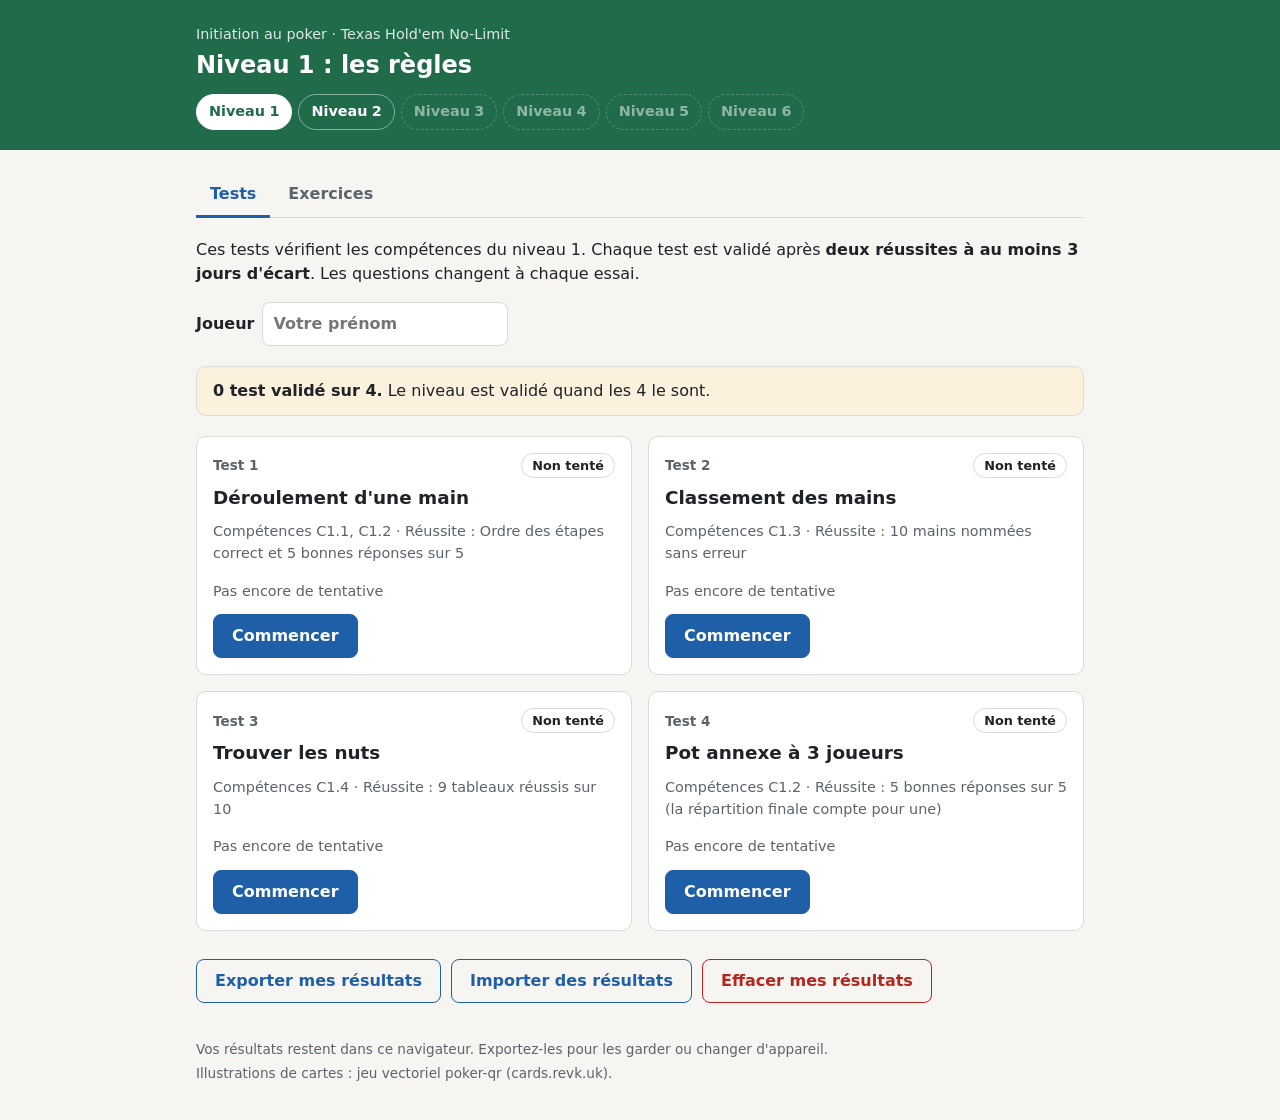
<file: tests/index.html>
<!doctype html>
<html lang="fr">
<head>
  <meta charset="utf-8">
  <meta name="viewport" content="width=device-width, initial-scale=1">
  <title>Poker · Initiation</title>
  <meta name="description" content="Programme d'initiation au poker : exercices d'entraînement et tests de passage, niveau par niveau.">
  <link rel="stylesheet" href="css/style.css?v=4">
  <script type="module" src="js/app.js?v=4"></script>
</head>
<body>
  <header class="site-header">
    <div class="wrap">
      <p class="kicker">Initiation au poker · Texas Hold'em No-Limit</p>
    </div>
  </header>

  <main id="app" class="wrap">
    <noscript>Cette page a besoin de JavaScript.</noscript>
  </main>

  <footer class="site-footer">
    <div class="wrap">
      <p>Vos résultats restent dans ce navigateur. Exportez-les pour les garder ou changer d'appareil.</p>
      <p>Illustrations de cartes : jeu vectoriel poker-qr (cards.revk.uk).</p>
    </div>
  </footer>
</body>
</html>
</file>
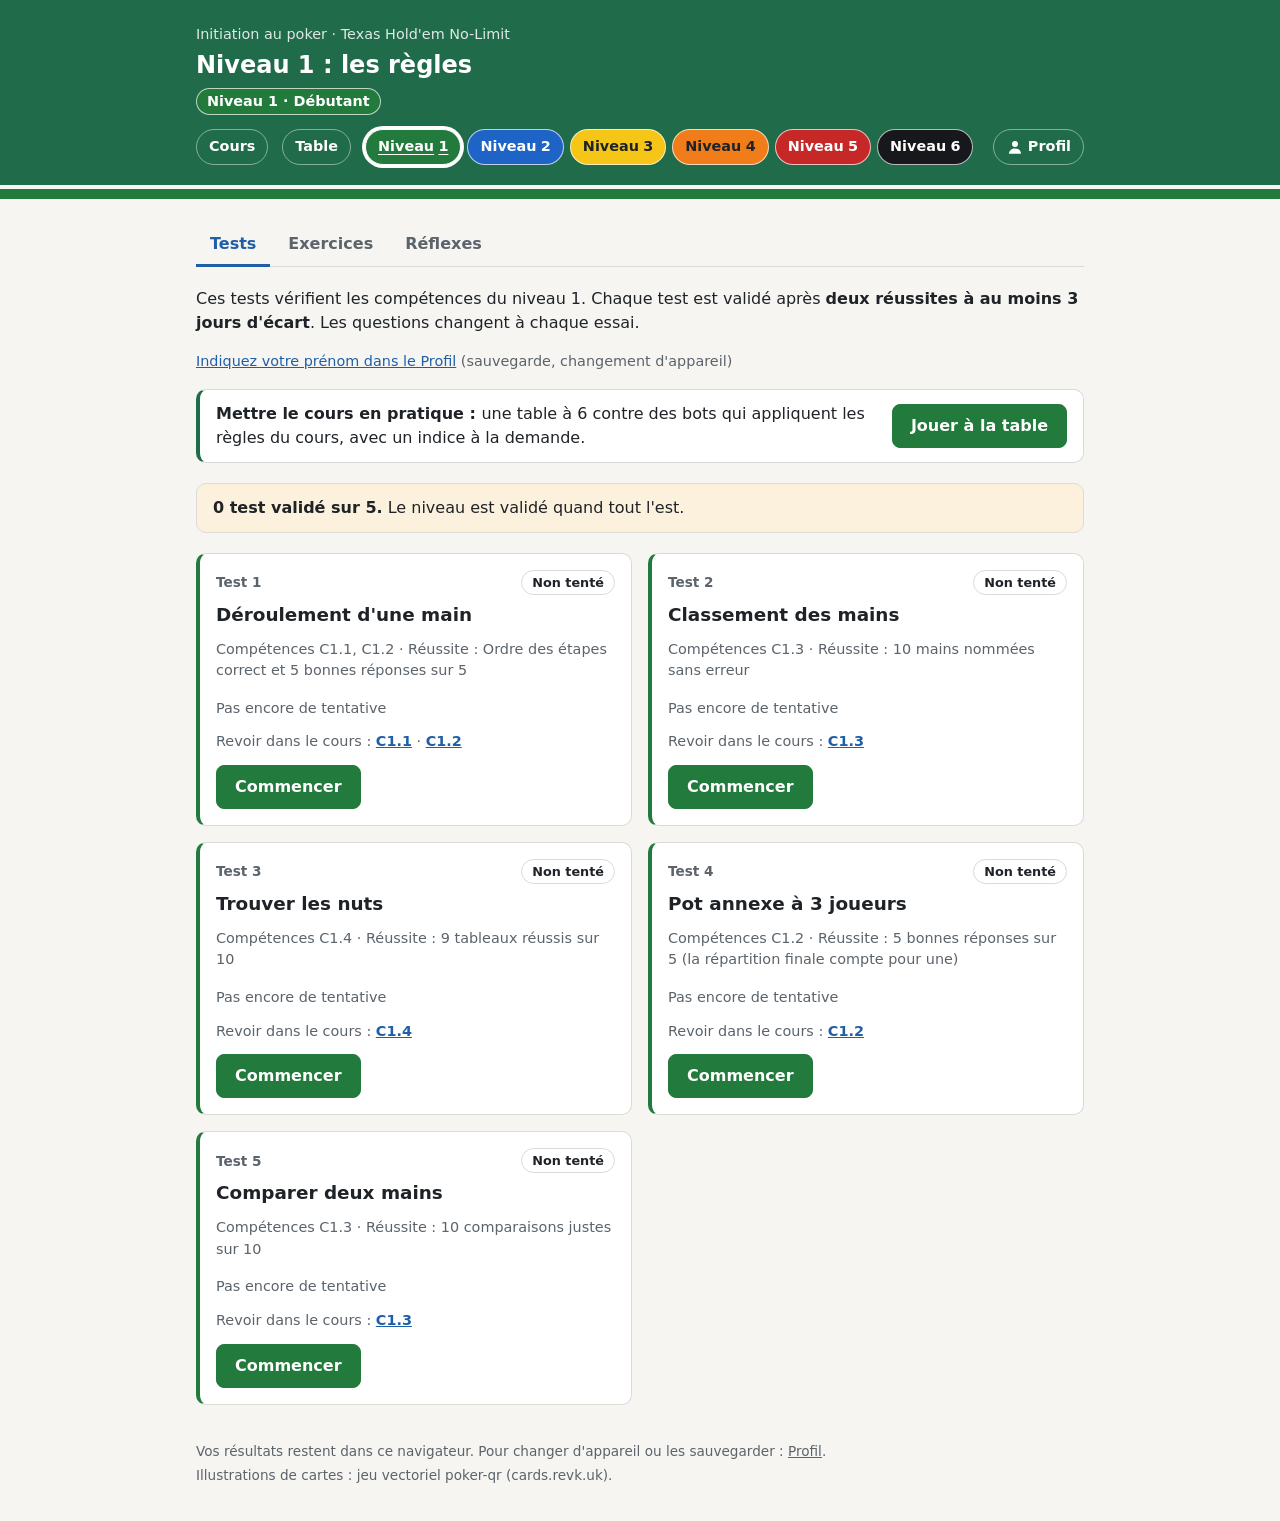
<file: web/index.html>
<!doctype html>
<html lang="fr">
<head>
  <meta charset="utf-8">
  <meta name="viewport" content="width=device-width, initial-scale=1">
  <title>Poker · Initiation</title>
  <meta name="description" content="Programme d'initiation au poker : exercices d'entraînement et tests de passage, niveau par niveau.">
  <link rel="icon" href="data:image/svg+xml,%3Csvg xmlns='http://www.w3.org/2000/svg' viewBox='0 0 32 32'%3E%3Crect width='32' height='32' rx='6' fill='%231f6b4a'/%3E%3Ctext x='16' y='24' font-size='22' text-anchor='middle' fill='white'%3E%E2%99%A0%3C/text%3E%3C/svg%3E">
  <link rel="stylesheet" href="css/style.css?v=6">
  <script type="module" src="js/app.js?v=5"></script>
</head>
<body>
  <header class="site-header">
    <div class="wrap">
      <p class="kicker">Initiation au poker · Texas Hold'em No-Limit</p>
    </div>
  </header>

  <main id="app" class="wrap">
    <noscript>Cette page a besoin de JavaScript.</noscript>
  </main>

  <footer class="site-footer">
    <div class="wrap">
      <p>Vos résultats restent dans ce navigateur. Pour changer d'appareil ou les sauvegarder : <a href="#profil">Profil</a>.</p>
      <p>Illustrations de cartes : jeu vectoriel poker-qr (cards.revk.uk).</p>
    </div>
  </footer>
</body>
</html>
</file>
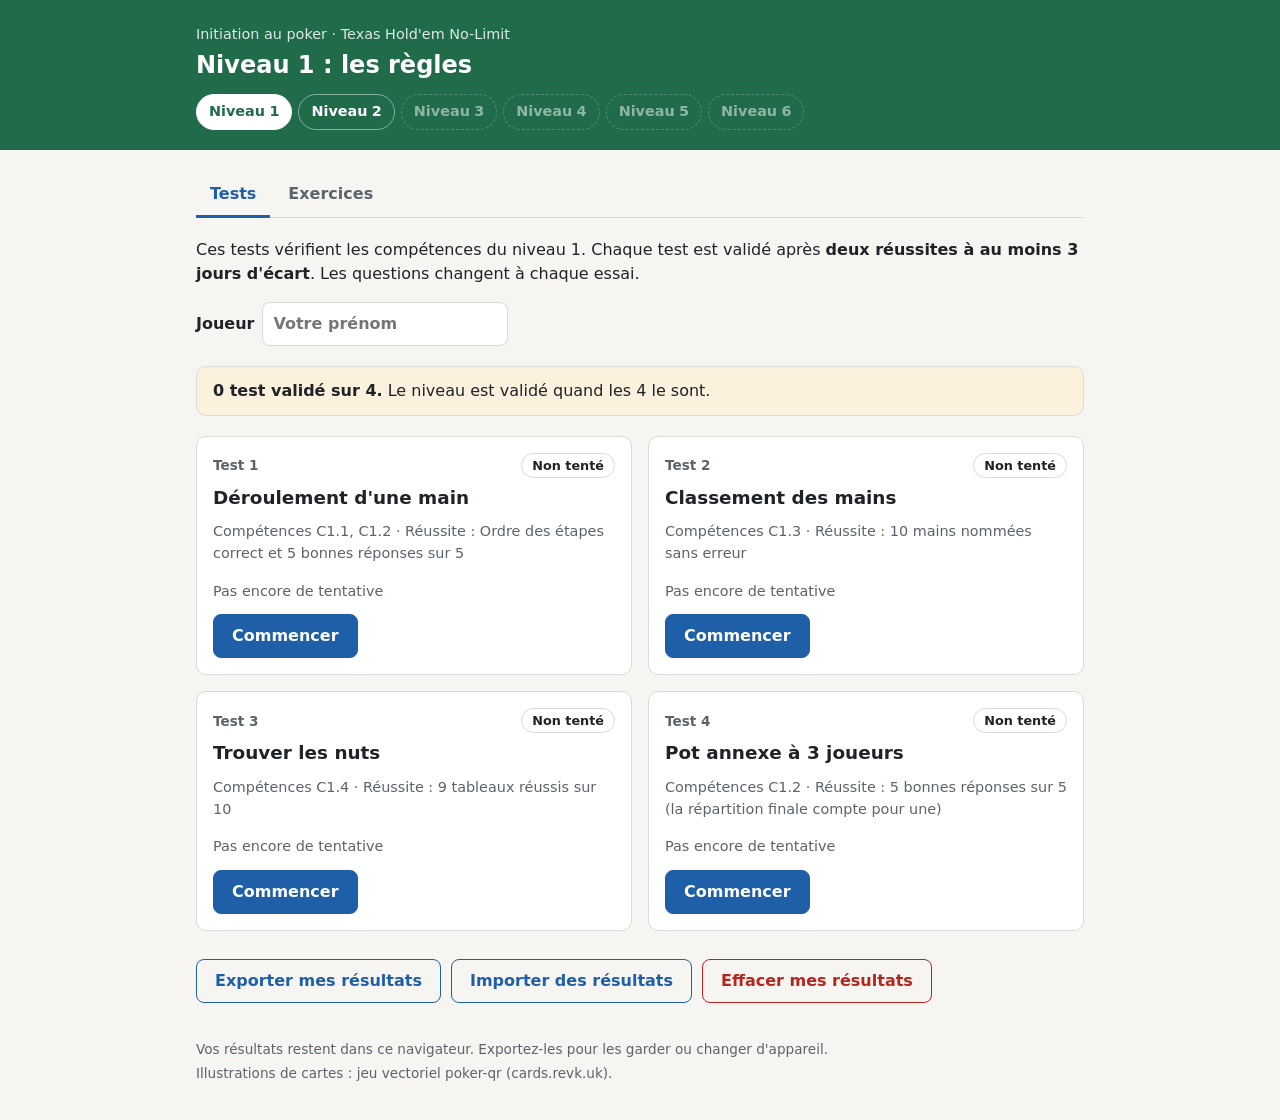
<file: tests/niveau-1/index.html>
<!doctype html>
<html lang="fr">
<head>
  <meta charset="utf-8">
  <meta name="viewport" content="width=device-width, initial-scale=1">
  <title>Poker · Niveau 1</title>
  <!-- Ancienne adresse du niveau 1 : renvoie vers la page unique. -->
  <meta http-equiv="refresh" content="0; url=../index.html#niveau-1">
  <script>location.replace('../index.html#niveau-1' + (location.hash.length > 1 ? '/' + location.hash.slice(1) : ''));</script>
</head>
<body>
  <p><a href="../index.html#niveau-1">Ouvrir le niveau 1</a></p>
</body>
</html>
</file>
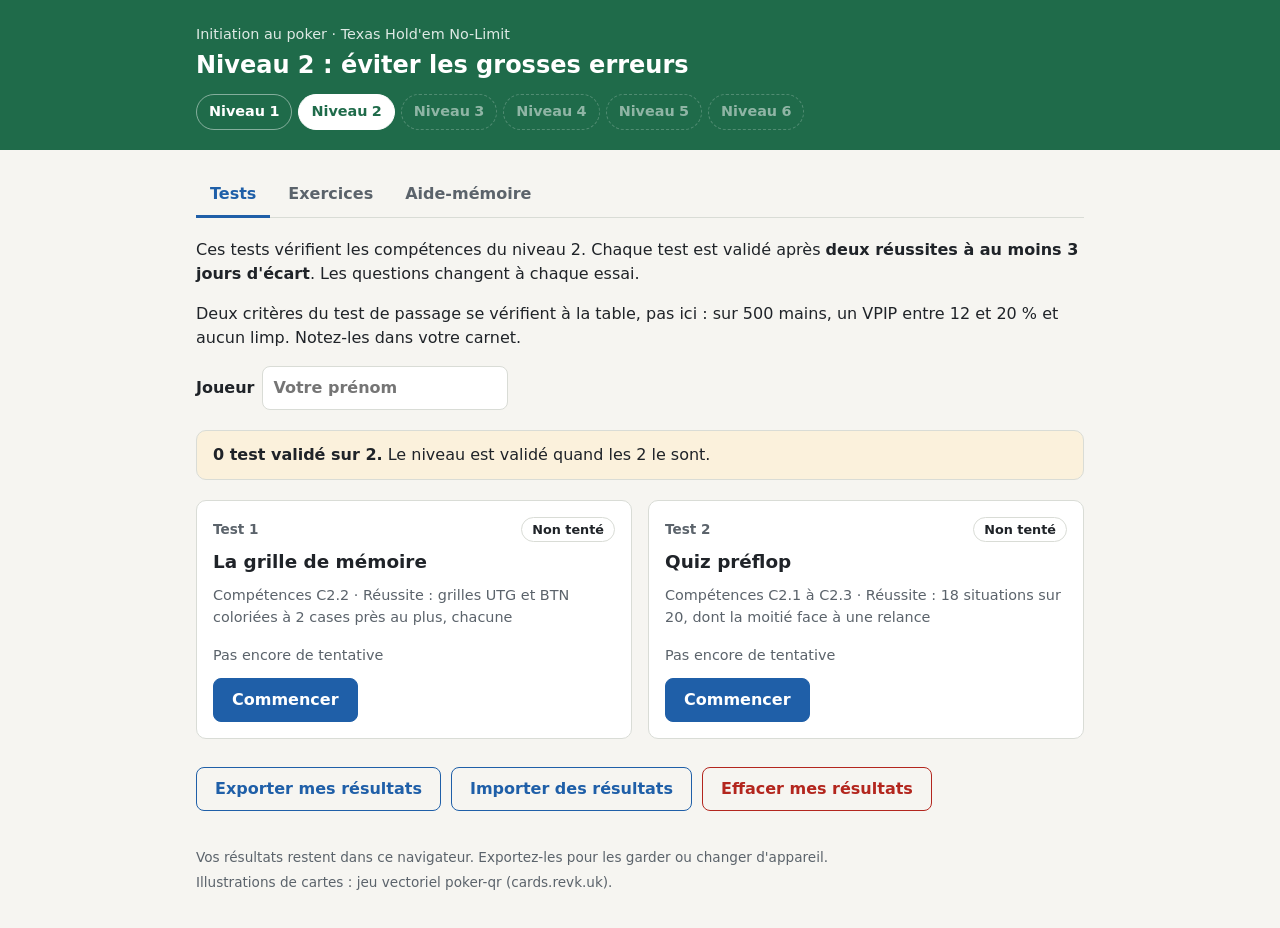
<file: tests/niveau-2/index.html>
<!doctype html>
<html lang="fr">
<head>
  <meta charset="utf-8">
  <meta name="viewport" content="width=device-width, initial-scale=1">
  <title>Poker · Niveau 2</title>
  <!-- Ancienne adresse du niveau 2 : renvoie vers la page unique. -->
  <meta http-equiv="refresh" content="0; url=../index.html#niveau-2">
  <script>location.replace('../index.html#niveau-2' + (location.hash.length > 1 ? '/' + location.hash.slice(1) : ''));</script>
</head>
<body>
  <p><a href="../index.html#niveau-2">Ouvrir le niveau 2</a></p>
</body>
</html>
</file>
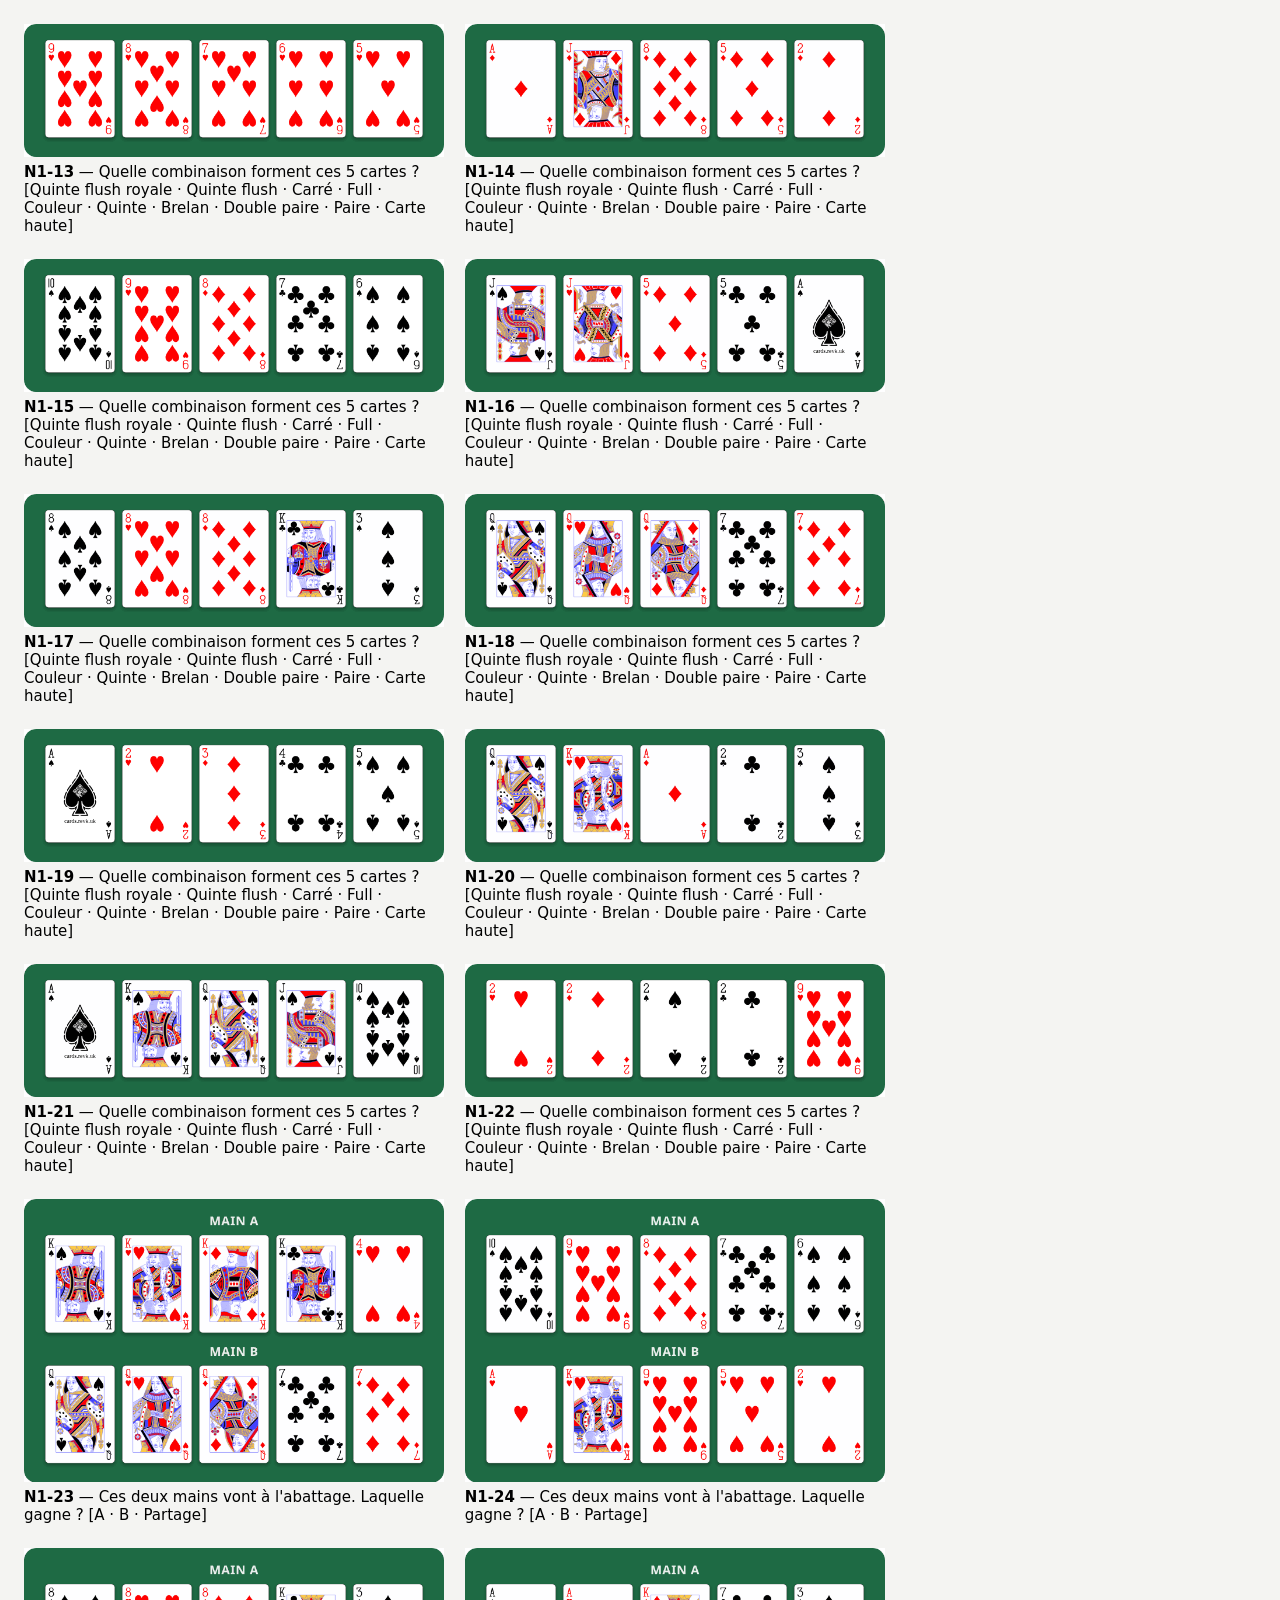
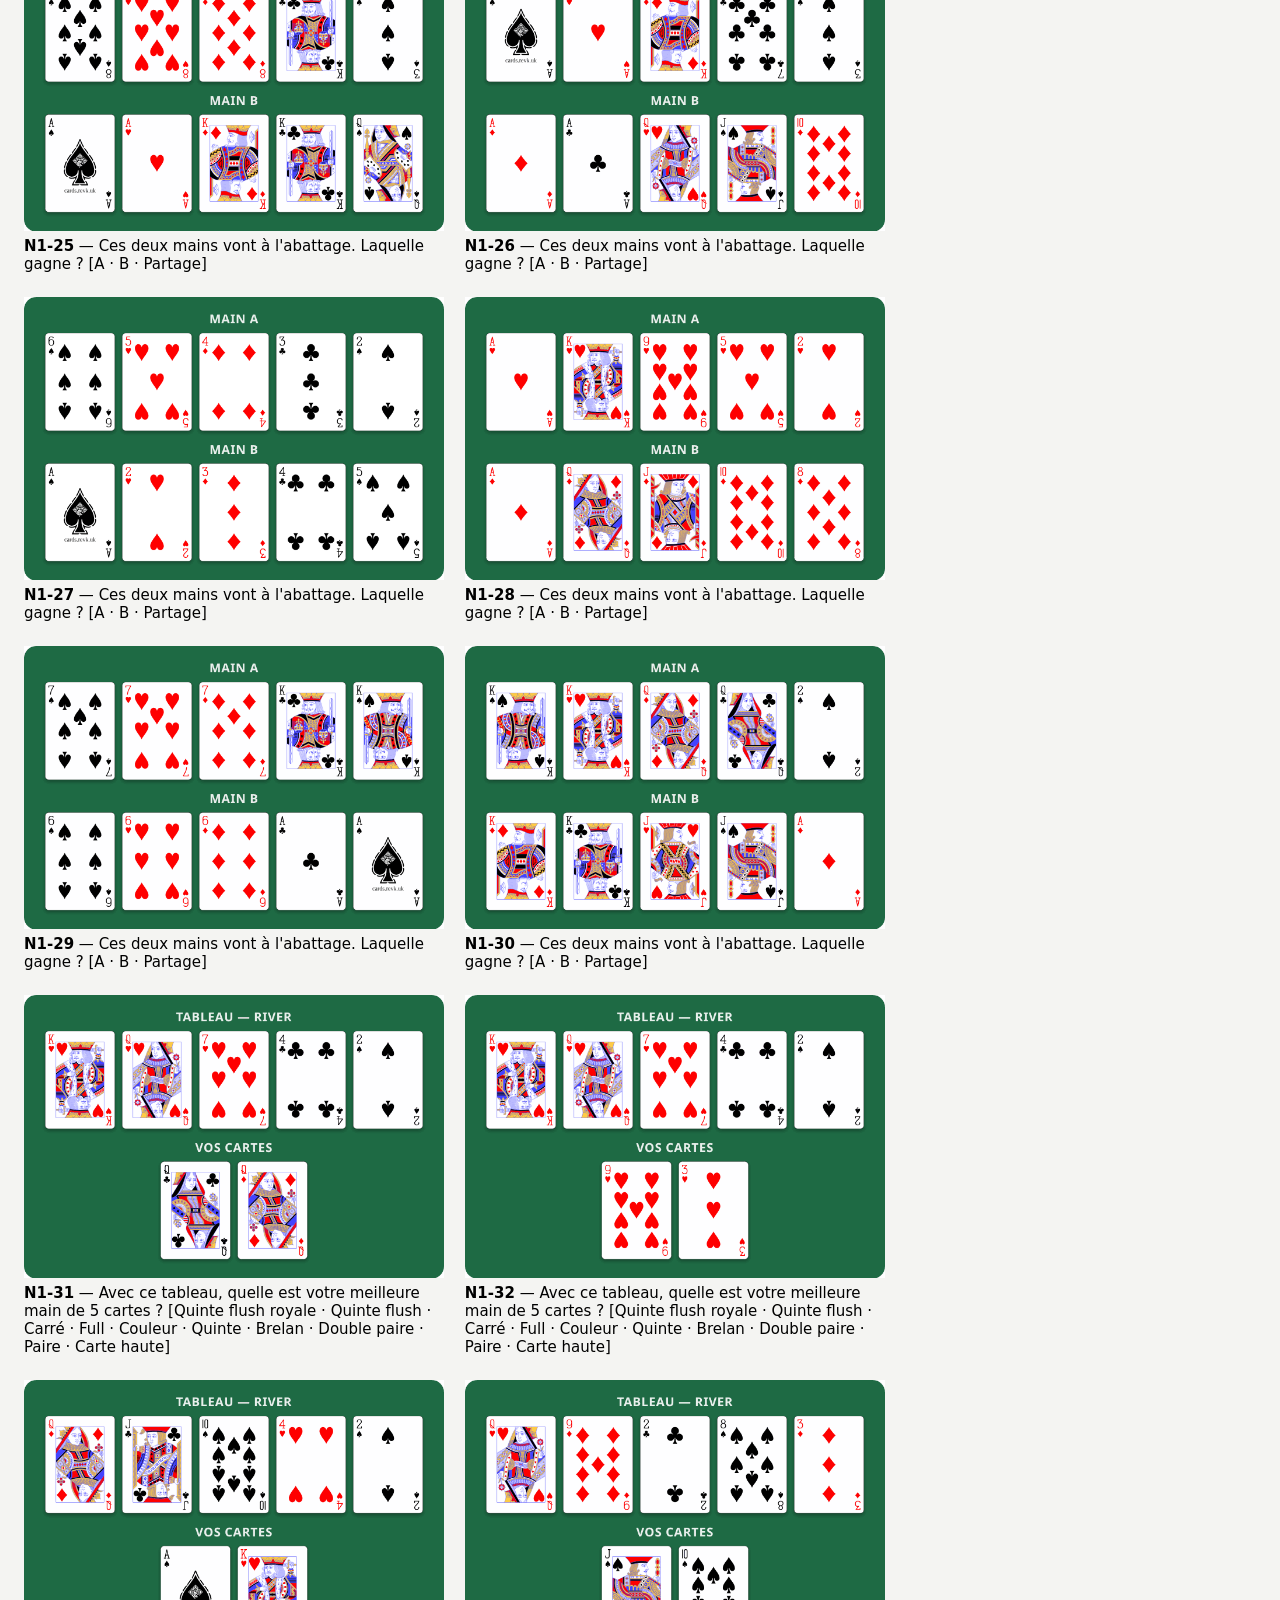
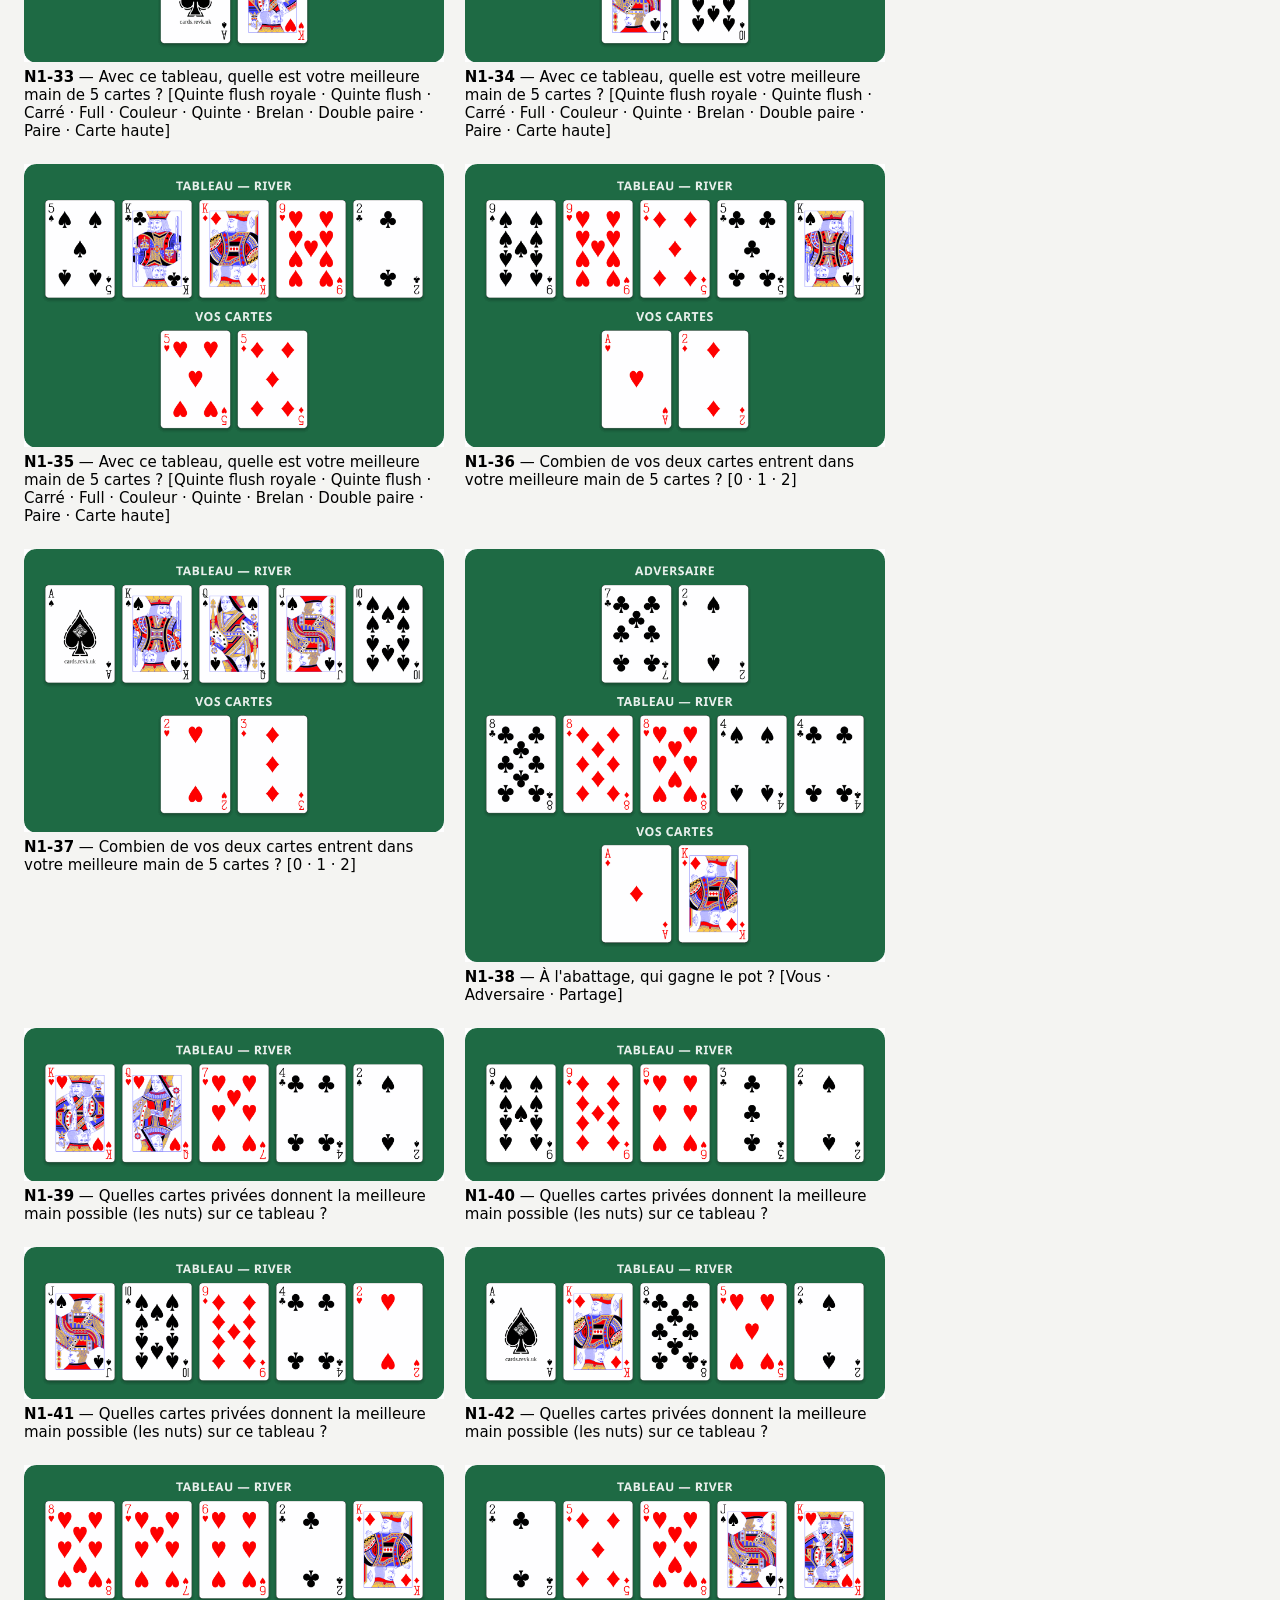
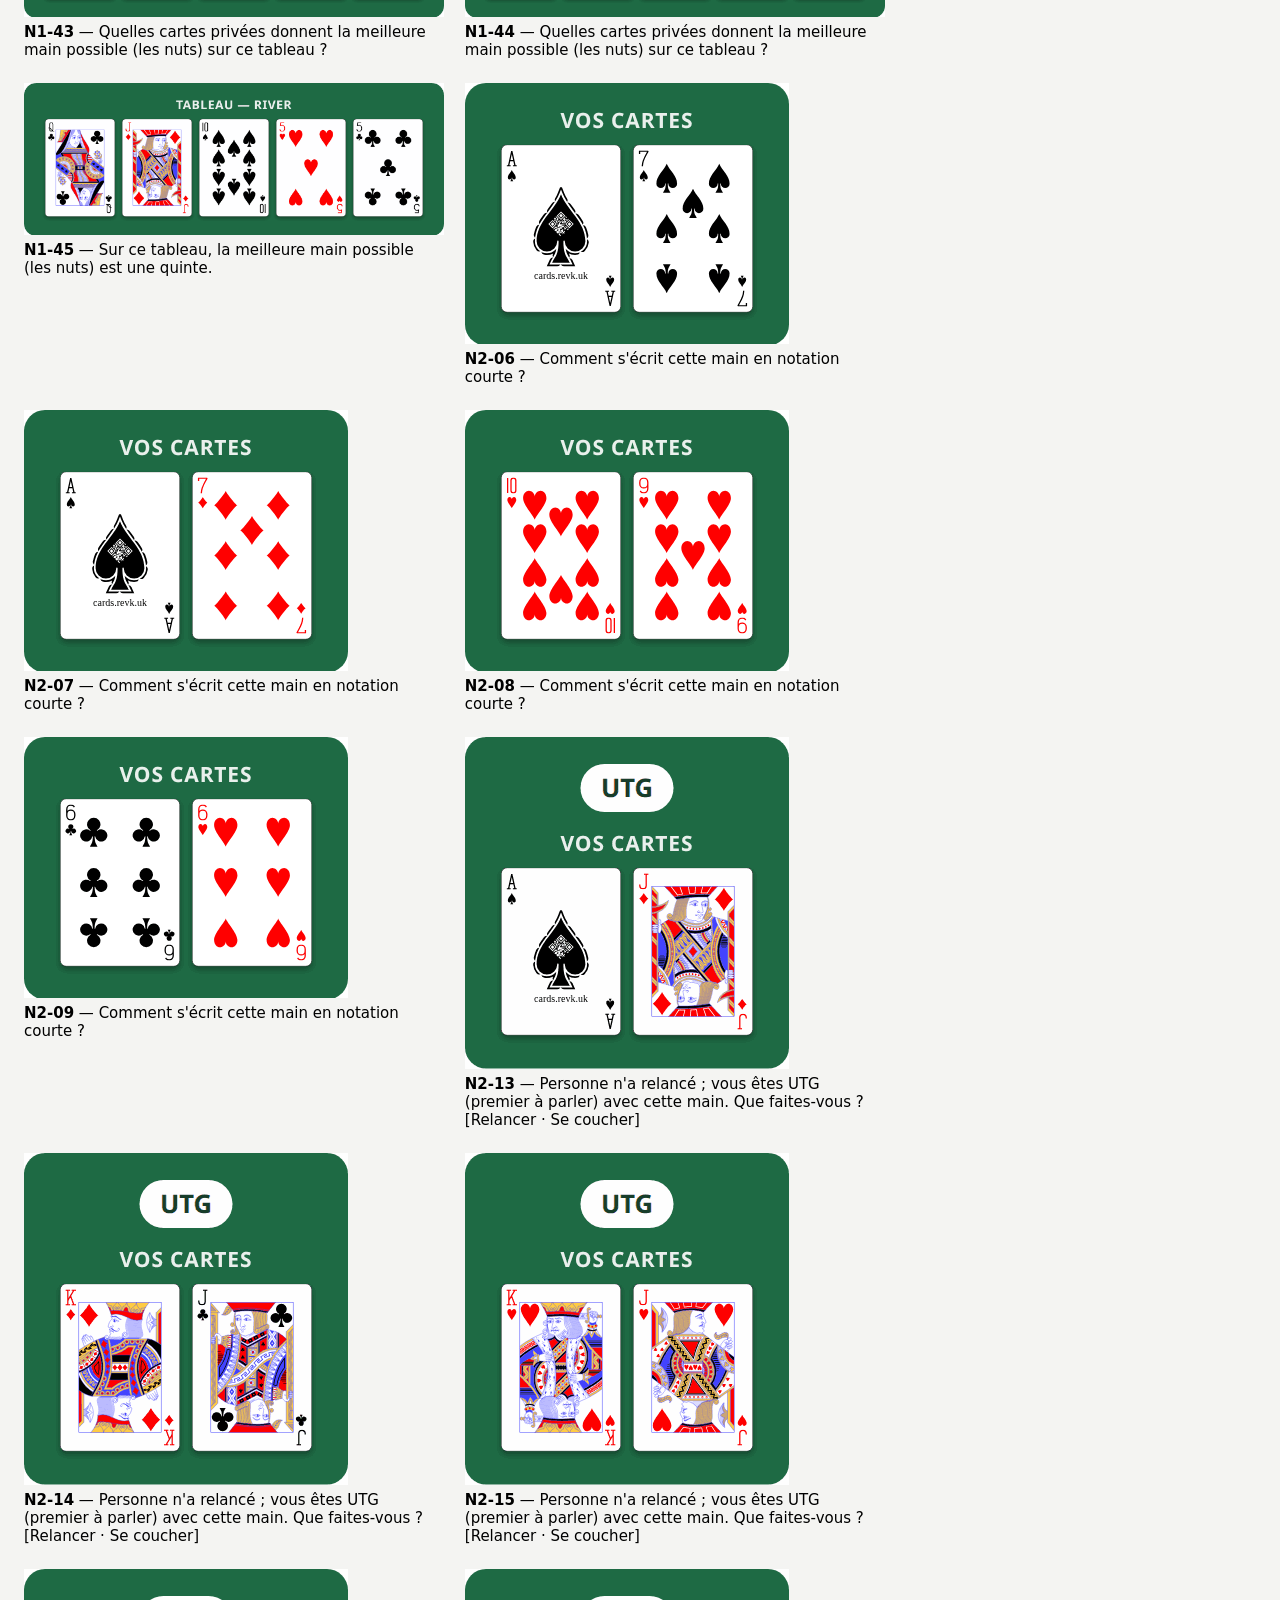
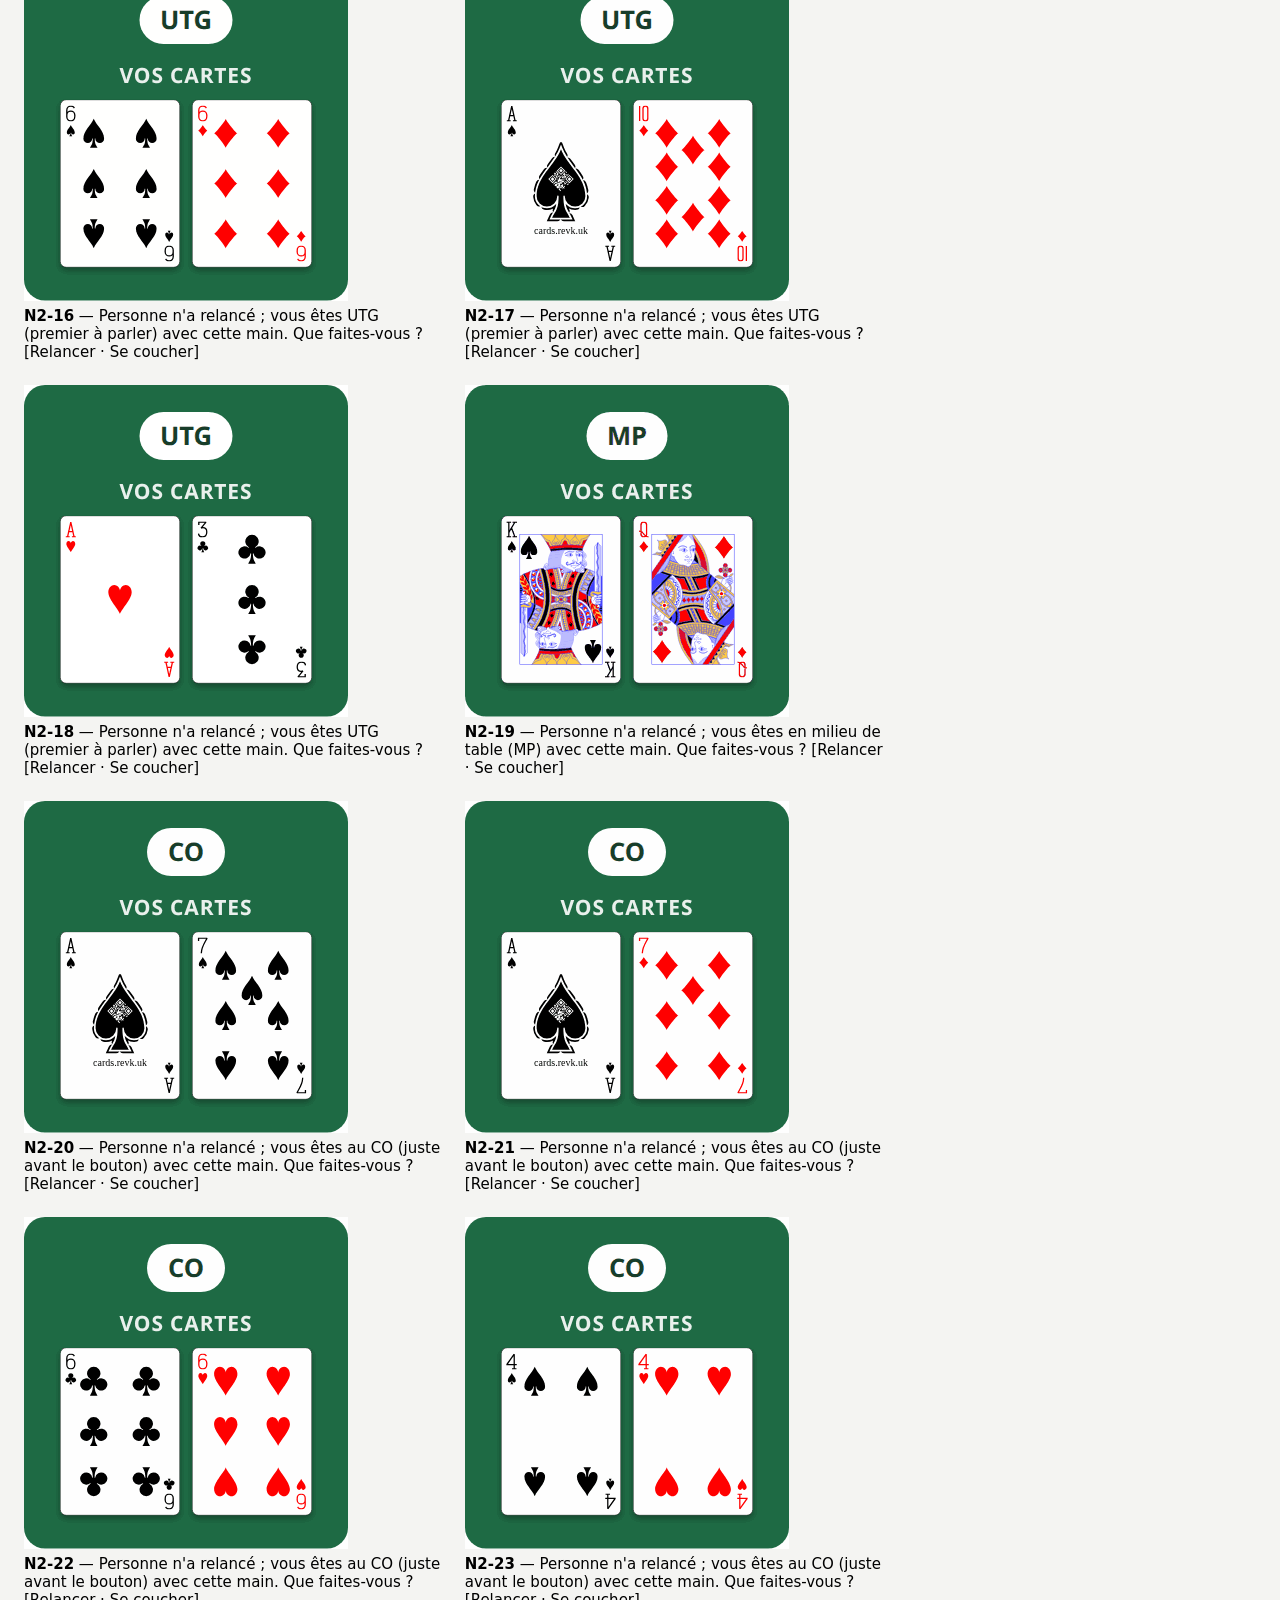
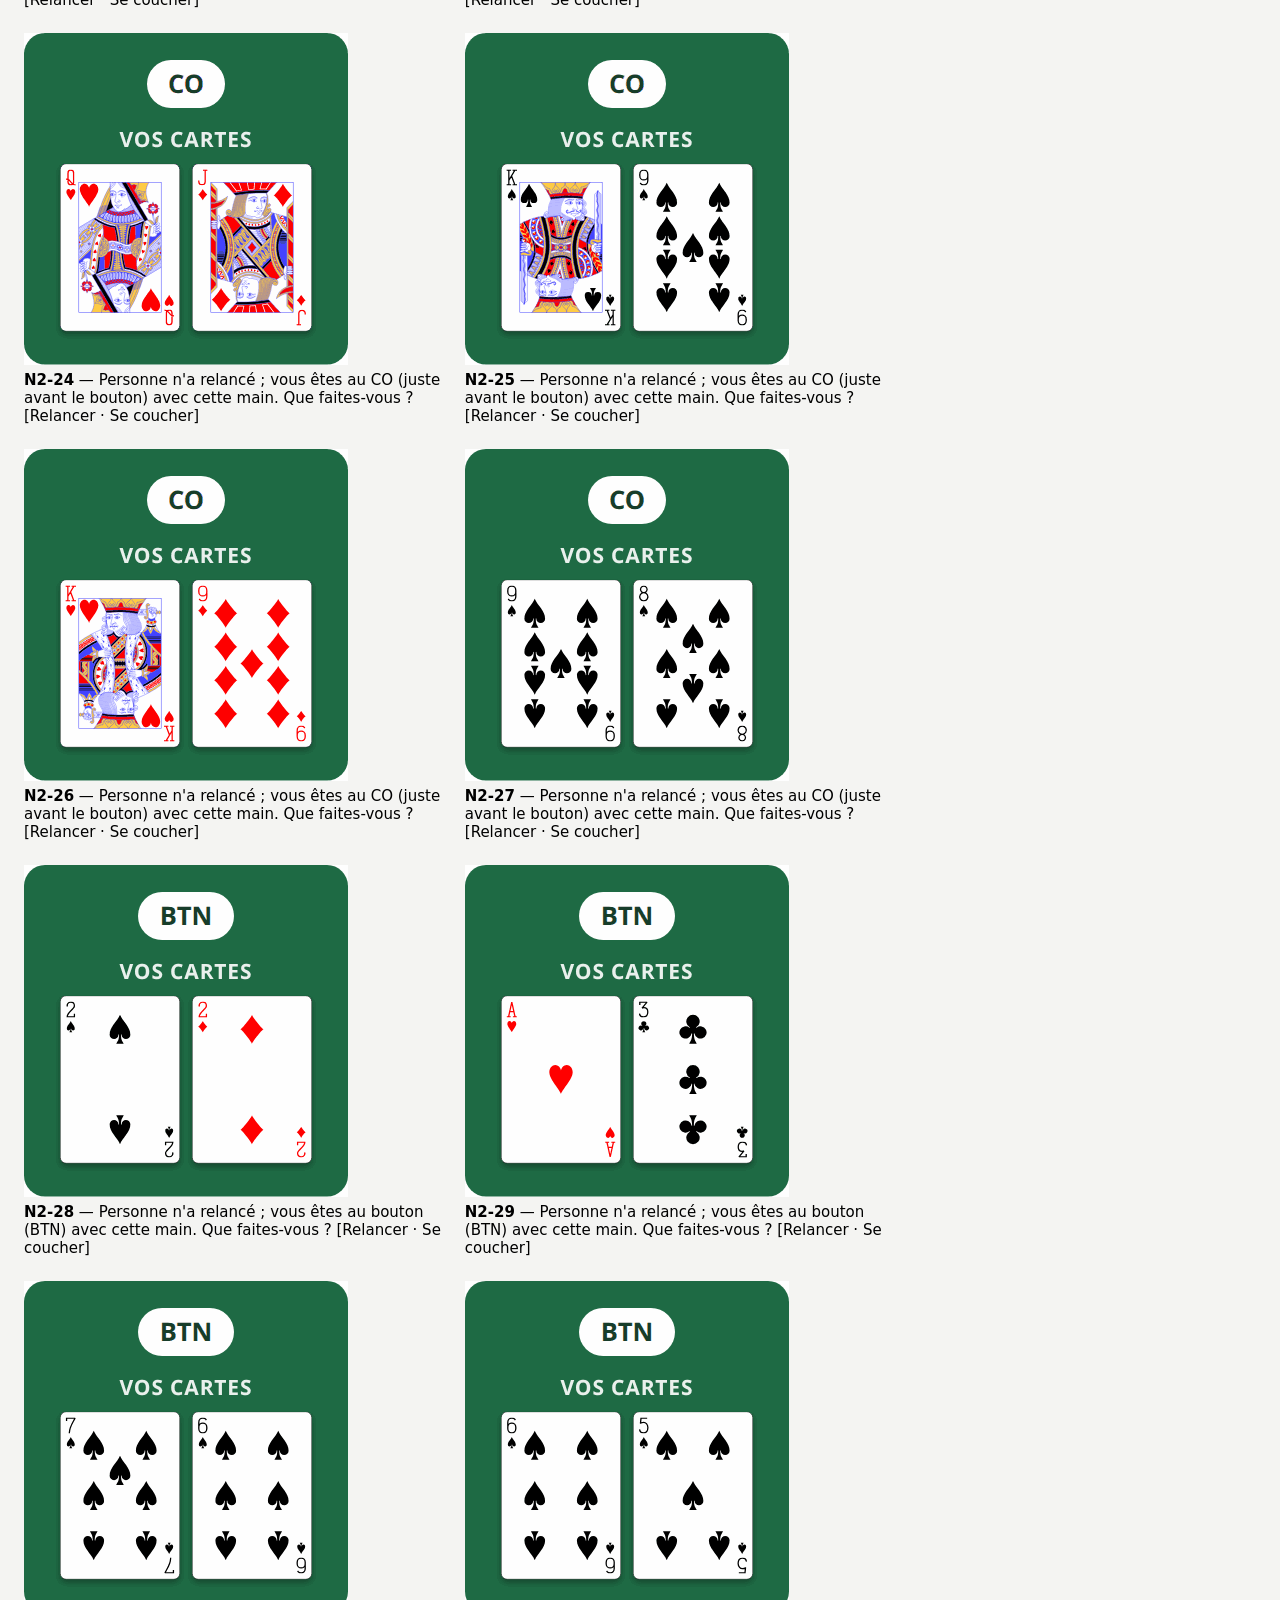
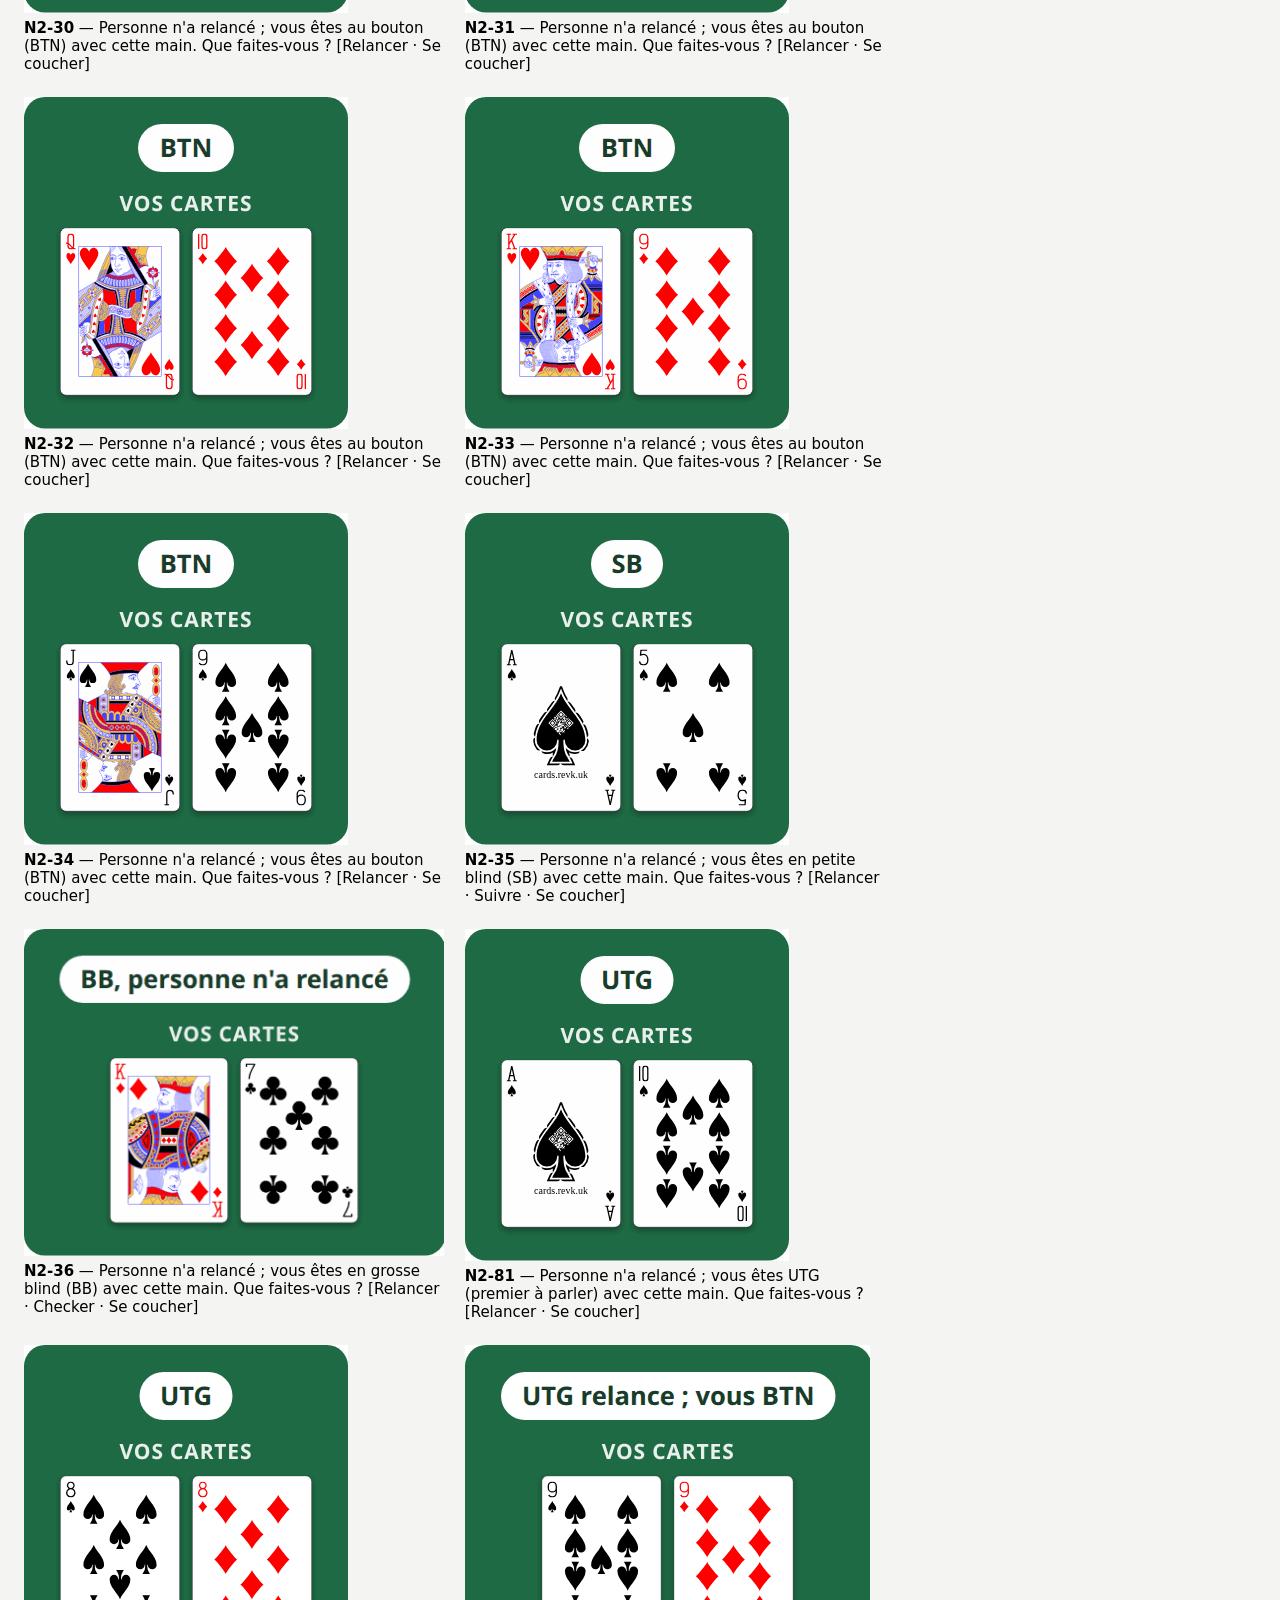
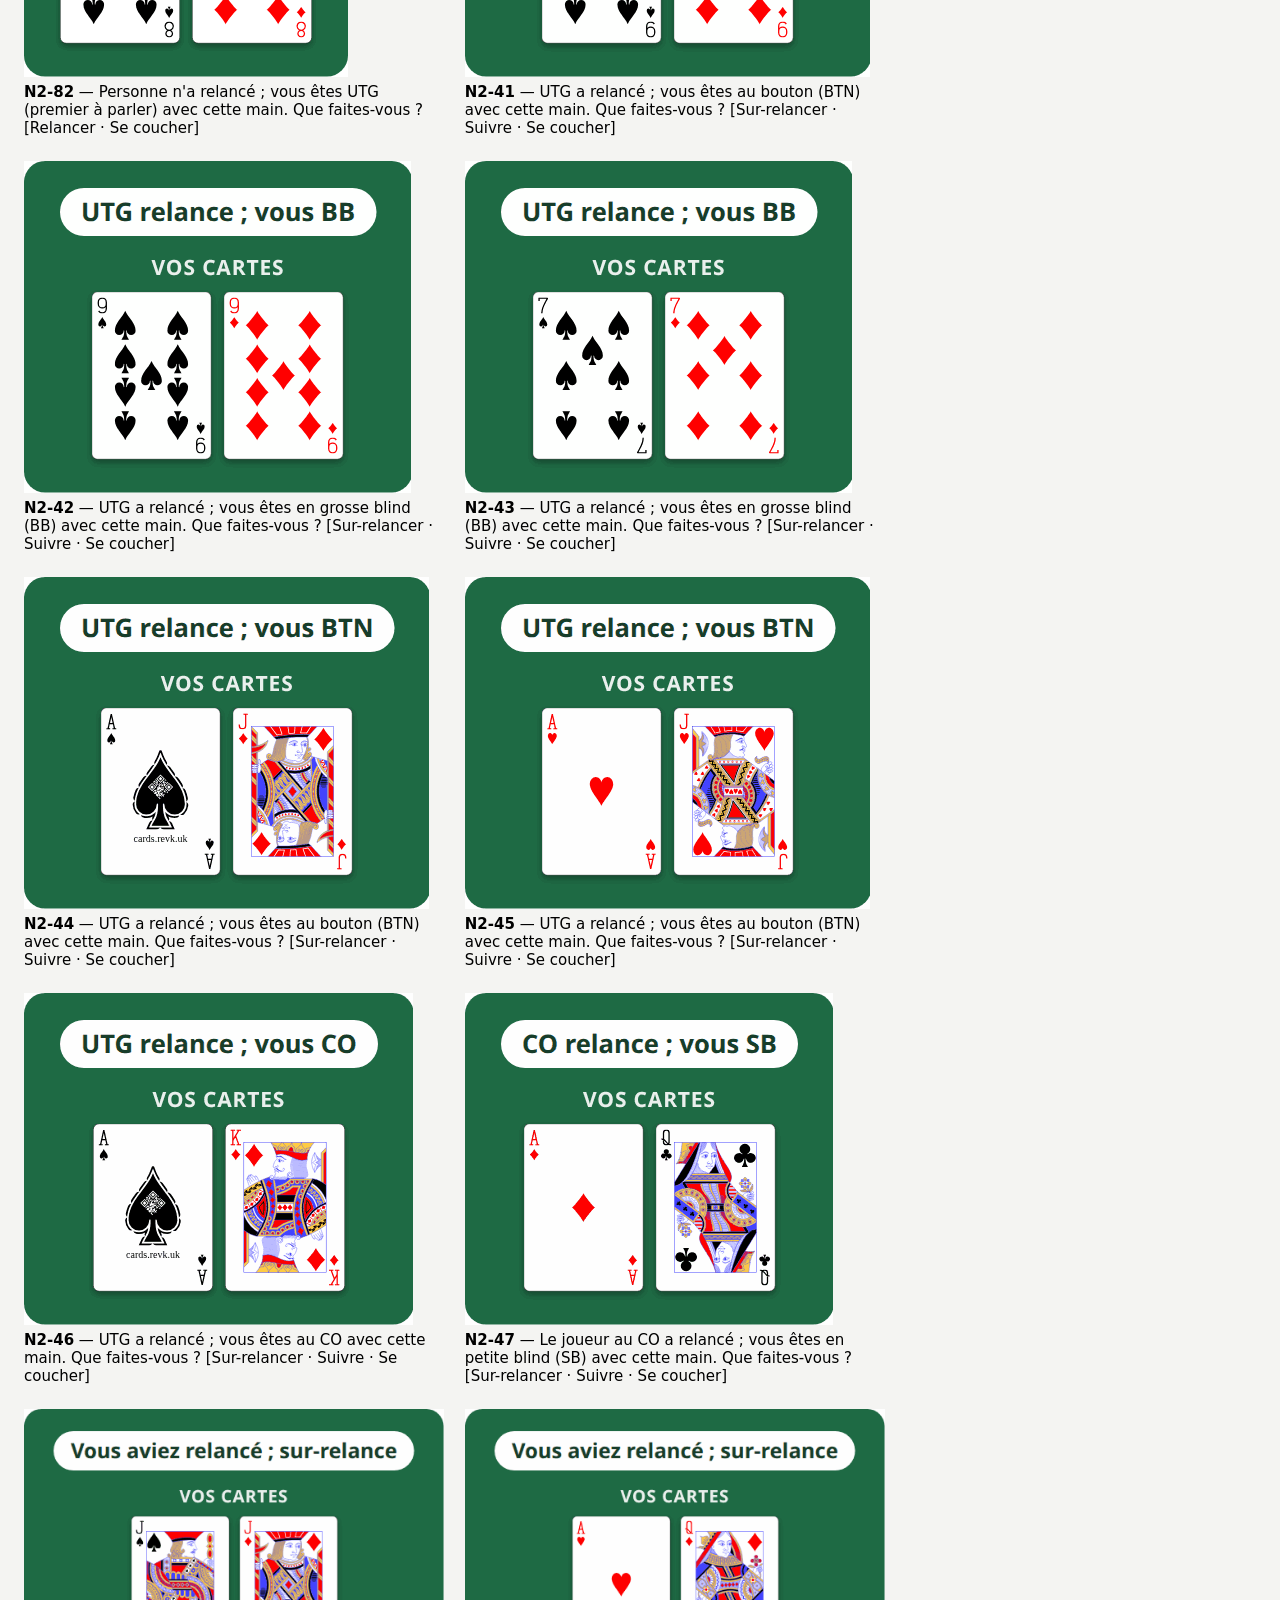
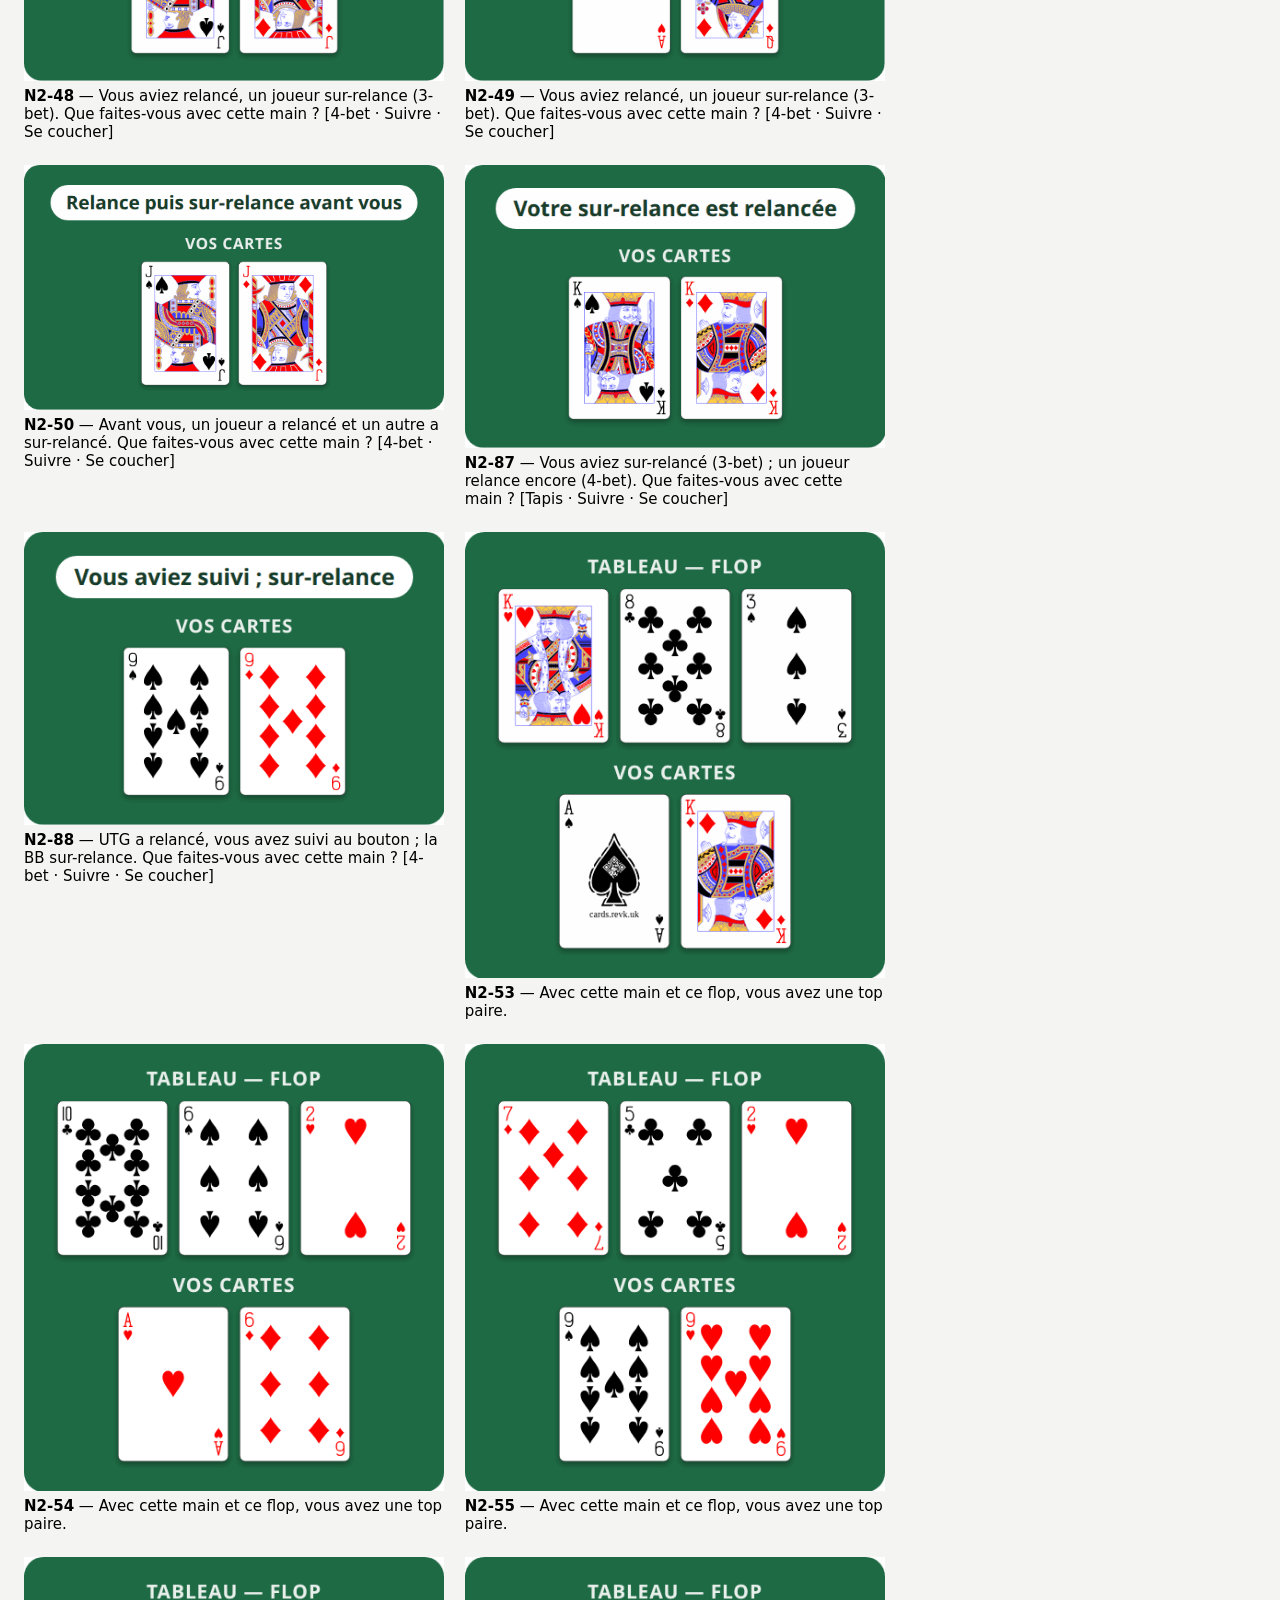
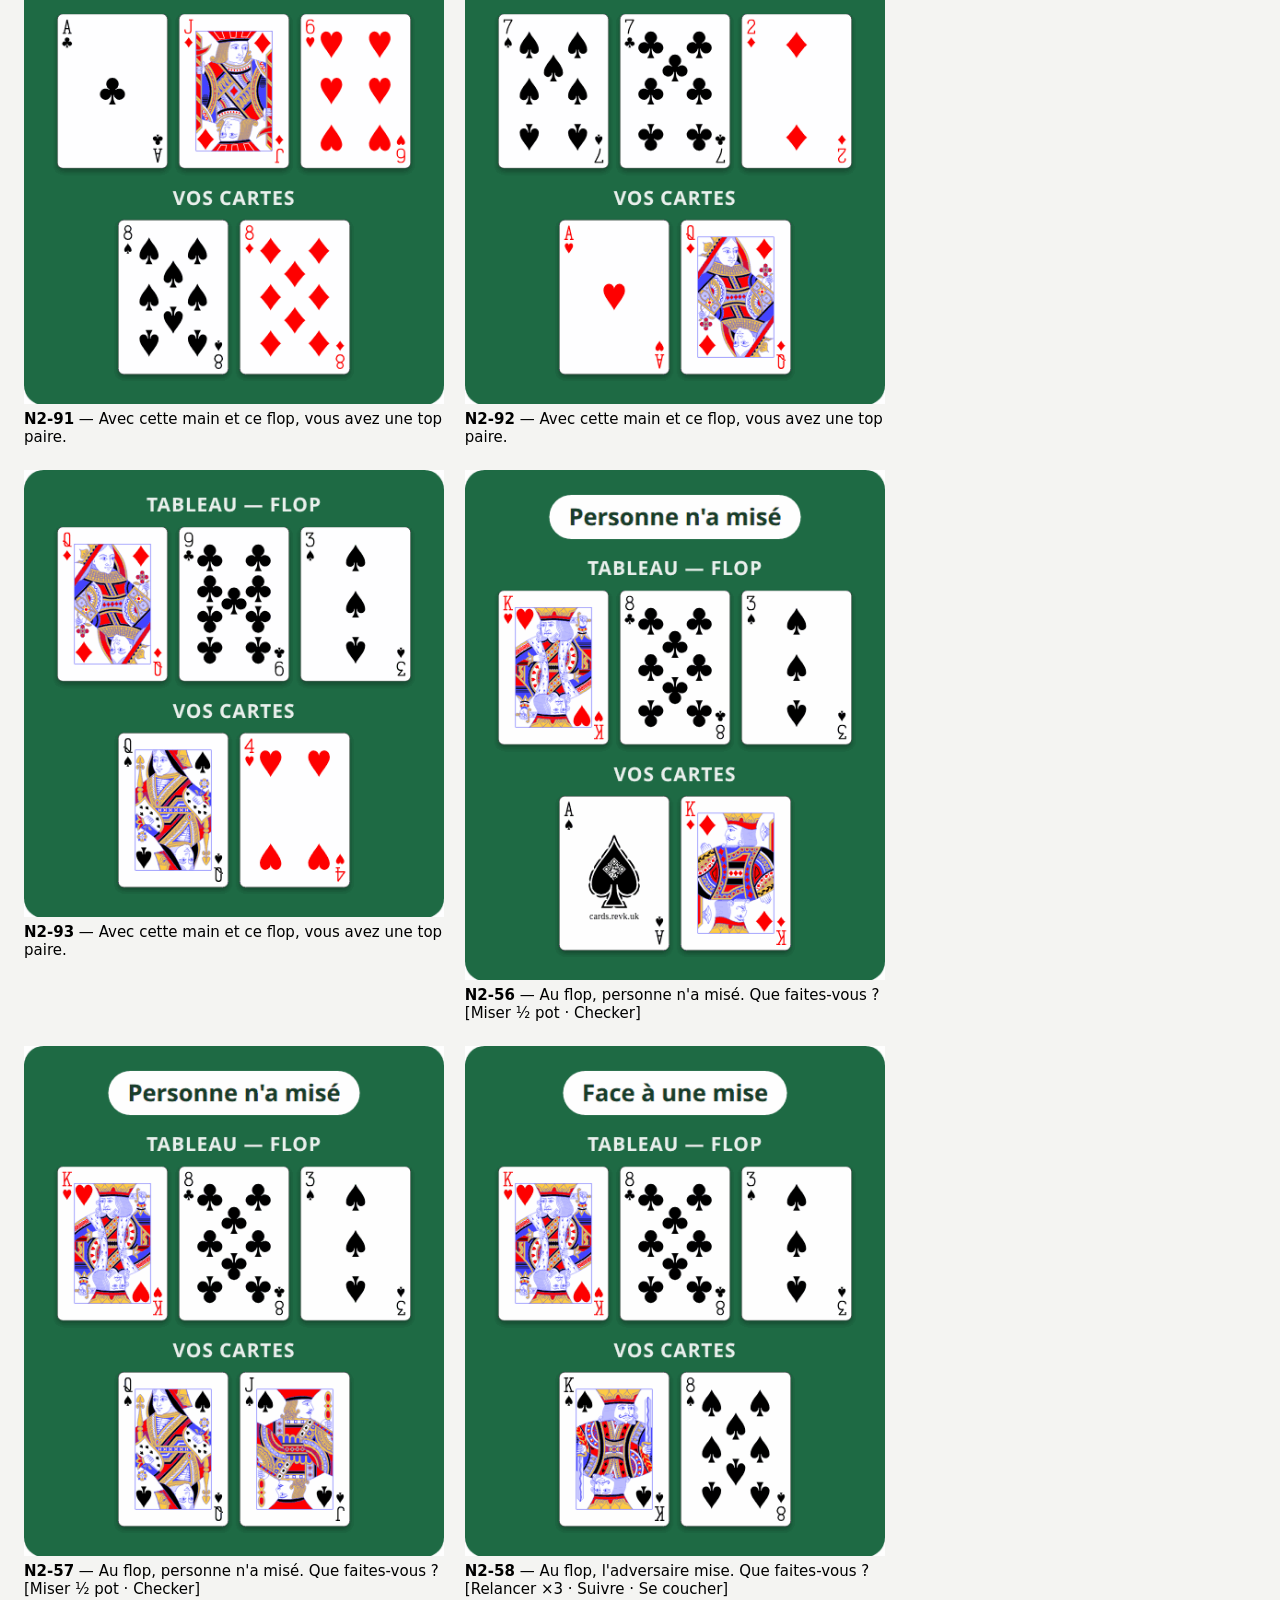
<file: doc/leitner/images/index.html>
<!doctype html><meta charset="utf-8"><title>Images Leitner</title>
<style>body{font:15px system-ui,sans-serif;margin:24px;background:#f4f4f2}figure{display:inline-block;margin:0 16px 24px 0;vertical-align:top;max-width:420px}
img{max-width:420px;display:block}figcaption{margin-top:6px}</style>
<figure><img src="N1-13.png" alt="N1-13"><figcaption><b>N1-13</b> — Quelle combinaison forment ces 5 cartes ? [Quinte flush royale · Quinte flush · Carré · Full · Couleur · Quinte · Brelan · Double paire · Paire · Carte haute]</figcaption></figure>
<figure><img src="N1-14.png" alt="N1-14"><figcaption><b>N1-14</b> — Quelle combinaison forment ces 5 cartes ? [Quinte flush royale · Quinte flush · Carré · Full · Couleur · Quinte · Brelan · Double paire · Paire · Carte haute]</figcaption></figure>
<figure><img src="N1-15.png" alt="N1-15"><figcaption><b>N1-15</b> — Quelle combinaison forment ces 5 cartes ? [Quinte flush royale · Quinte flush · Carré · Full · Couleur · Quinte · Brelan · Double paire · Paire · Carte haute]</figcaption></figure>
<figure><img src="N1-16.png" alt="N1-16"><figcaption><b>N1-16</b> — Quelle combinaison forment ces 5 cartes ? [Quinte flush royale · Quinte flush · Carré · Full · Couleur · Quinte · Brelan · Double paire · Paire · Carte haute]</figcaption></figure>
<figure><img src="N1-17.png" alt="N1-17"><figcaption><b>N1-17</b> — Quelle combinaison forment ces 5 cartes ? [Quinte flush royale · Quinte flush · Carré · Full · Couleur · Quinte · Brelan · Double paire · Paire · Carte haute]</figcaption></figure>
<figure><img src="N1-18.png" alt="N1-18"><figcaption><b>N1-18</b> — Quelle combinaison forment ces 5 cartes ? [Quinte flush royale · Quinte flush · Carré · Full · Couleur · Quinte · Brelan · Double paire · Paire · Carte haute]</figcaption></figure>
<figure><img src="N1-19.png" alt="N1-19"><figcaption><b>N1-19</b> — Quelle combinaison forment ces 5 cartes ? [Quinte flush royale · Quinte flush · Carré · Full · Couleur · Quinte · Brelan · Double paire · Paire · Carte haute]</figcaption></figure>
<figure><img src="N1-20.png" alt="N1-20"><figcaption><b>N1-20</b> — Quelle combinaison forment ces 5 cartes ? [Quinte flush royale · Quinte flush · Carré · Full · Couleur · Quinte · Brelan · Double paire · Paire · Carte haute]</figcaption></figure>
<figure><img src="N1-21.png" alt="N1-21"><figcaption><b>N1-21</b> — Quelle combinaison forment ces 5 cartes ? [Quinte flush royale · Quinte flush · Carré · Full · Couleur · Quinte · Brelan · Double paire · Paire · Carte haute]</figcaption></figure>
<figure><img src="N1-22.png" alt="N1-22"><figcaption><b>N1-22</b> — Quelle combinaison forment ces 5 cartes ? [Quinte flush royale · Quinte flush · Carré · Full · Couleur · Quinte · Brelan · Double paire · Paire · Carte haute]</figcaption></figure>
<figure><img src="N1-23.png" alt="N1-23"><figcaption><b>N1-23</b> — Ces deux mains vont à l'abattage. Laquelle gagne ? [A · B · Partage]</figcaption></figure>
<figure><img src="N1-24.png" alt="N1-24"><figcaption><b>N1-24</b> — Ces deux mains vont à l'abattage. Laquelle gagne ? [A · B · Partage]</figcaption></figure>
<figure><img src="N1-25.png" alt="N1-25"><figcaption><b>N1-25</b> — Ces deux mains vont à l'abattage. Laquelle gagne ? [A · B · Partage]</figcaption></figure>
<figure><img src="N1-26.png" alt="N1-26"><figcaption><b>N1-26</b> — Ces deux mains vont à l'abattage. Laquelle gagne ? [A · B · Partage]</figcaption></figure>
<figure><img src="N1-27.png" alt="N1-27"><figcaption><b>N1-27</b> — Ces deux mains vont à l'abattage. Laquelle gagne ? [A · B · Partage]</figcaption></figure>
<figure><img src="N1-28.png" alt="N1-28"><figcaption><b>N1-28</b> — Ces deux mains vont à l'abattage. Laquelle gagne ? [A · B · Partage]</figcaption></figure>
<figure><img src="N1-29.png" alt="N1-29"><figcaption><b>N1-29</b> — Ces deux mains vont à l'abattage. Laquelle gagne ? [A · B · Partage]</figcaption></figure>
<figure><img src="N1-30.png" alt="N1-30"><figcaption><b>N1-30</b> — Ces deux mains vont à l'abattage. Laquelle gagne ? [A · B · Partage]</figcaption></figure>
<figure><img src="N1-31.png" alt="N1-31"><figcaption><b>N1-31</b> — Avec ce tableau, quelle est votre meilleure main de 5 cartes ? [Quinte flush royale · Quinte flush · Carré · Full · Couleur · Quinte · Brelan · Double paire · Paire · Carte haute]</figcaption></figure>
<figure><img src="N1-32.png" alt="N1-32"><figcaption><b>N1-32</b> — Avec ce tableau, quelle est votre meilleure main de 5 cartes ? [Quinte flush royale · Quinte flush · Carré · Full · Couleur · Quinte · Brelan · Double paire · Paire · Carte haute]</figcaption></figure>
<figure><img src="N1-33.png" alt="N1-33"><figcaption><b>N1-33</b> — Avec ce tableau, quelle est votre meilleure main de 5 cartes ? [Quinte flush royale · Quinte flush · Carré · Full · Couleur · Quinte · Brelan · Double paire · Paire · Carte haute]</figcaption></figure>
<figure><img src="N1-34.png" alt="N1-34"><figcaption><b>N1-34</b> — Avec ce tableau, quelle est votre meilleure main de 5 cartes ? [Quinte flush royale · Quinte flush · Carré · Full · Couleur · Quinte · Brelan · Double paire · Paire · Carte haute]</figcaption></figure>
<figure><img src="N1-35.png" alt="N1-35"><figcaption><b>N1-35</b> — Avec ce tableau, quelle est votre meilleure main de 5 cartes ? [Quinte flush royale · Quinte flush · Carré · Full · Couleur · Quinte · Brelan · Double paire · Paire · Carte haute]</figcaption></figure>
<figure><img src="N1-36.png" alt="N1-36"><figcaption><b>N1-36</b> — Combien de vos deux cartes entrent dans votre meilleure main de 5 cartes ? [0 · 1 · 2]</figcaption></figure>
<figure><img src="N1-37.png" alt="N1-37"><figcaption><b>N1-37</b> — Combien de vos deux cartes entrent dans votre meilleure main de 5 cartes ? [0 · 1 · 2]</figcaption></figure>
<figure><img src="N1-38.png" alt="N1-38"><figcaption><b>N1-38</b> — À l'abattage, qui gagne le pot ? [Vous · Adversaire · Partage]</figcaption></figure>
<figure><img src="N1-39.png" alt="N1-39"><figcaption><b>N1-39</b> — Quelles cartes privées donnent la meilleure main possible (les nuts) sur ce tableau ?</figcaption></figure>
<figure><img src="N1-40.png" alt="N1-40"><figcaption><b>N1-40</b> — Quelles cartes privées donnent la meilleure main possible (les nuts) sur ce tableau ?</figcaption></figure>
<figure><img src="N1-41.png" alt="N1-41"><figcaption><b>N1-41</b> — Quelles cartes privées donnent la meilleure main possible (les nuts) sur ce tableau ?</figcaption></figure>
<figure><img src="N1-42.png" alt="N1-42"><figcaption><b>N1-42</b> — Quelles cartes privées donnent la meilleure main possible (les nuts) sur ce tableau ?</figcaption></figure>
<figure><img src="N1-43.png" alt="N1-43"><figcaption><b>N1-43</b> — Quelles cartes privées donnent la meilleure main possible (les nuts) sur ce tableau ?</figcaption></figure>
<figure><img src="N1-44.png" alt="N1-44"><figcaption><b>N1-44</b> — Quelles cartes privées donnent la meilleure main possible (les nuts) sur ce tableau ?</figcaption></figure>
<figure><img src="N1-45.png" alt="N1-45"><figcaption><b>N1-45</b> — Sur ce tableau, la meilleure main possible (les nuts) est une quinte.</figcaption></figure>
<figure><img src="N2-06.png" alt="N2-06"><figcaption><b>N2-06</b> — Comment s'écrit cette main en notation courte ?</figcaption></figure>
<figure><img src="N2-07.png" alt="N2-07"><figcaption><b>N2-07</b> — Comment s'écrit cette main en notation courte ?</figcaption></figure>
<figure><img src="N2-08.png" alt="N2-08"><figcaption><b>N2-08</b> — Comment s'écrit cette main en notation courte ?</figcaption></figure>
<figure><img src="N2-09.png" alt="N2-09"><figcaption><b>N2-09</b> — Comment s'écrit cette main en notation courte ?</figcaption></figure>
<figure><img src="N2-13.png" alt="N2-13"><figcaption><b>N2-13</b> — Personne n'a relancé ; vous êtes UTG (premier à parler) avec cette main. Que faites-vous ? [Relancer · Se coucher]</figcaption></figure>
<figure><img src="N2-14.png" alt="N2-14"><figcaption><b>N2-14</b> — Personne n'a relancé ; vous êtes UTG (premier à parler) avec cette main. Que faites-vous ? [Relancer · Se coucher]</figcaption></figure>
<figure><img src="N2-15.png" alt="N2-15"><figcaption><b>N2-15</b> — Personne n'a relancé ; vous êtes UTG (premier à parler) avec cette main. Que faites-vous ? [Relancer · Se coucher]</figcaption></figure>
<figure><img src="N2-16.png" alt="N2-16"><figcaption><b>N2-16</b> — Personne n'a relancé ; vous êtes UTG (premier à parler) avec cette main. Que faites-vous ? [Relancer · Se coucher]</figcaption></figure>
<figure><img src="N2-17.png" alt="N2-17"><figcaption><b>N2-17</b> — Personne n'a relancé ; vous êtes UTG (premier à parler) avec cette main. Que faites-vous ? [Relancer · Se coucher]</figcaption></figure>
<figure><img src="N2-18.png" alt="N2-18"><figcaption><b>N2-18</b> — Personne n'a relancé ; vous êtes UTG (premier à parler) avec cette main. Que faites-vous ? [Relancer · Se coucher]</figcaption></figure>
<figure><img src="N2-19.png" alt="N2-19"><figcaption><b>N2-19</b> — Personne n'a relancé ; vous êtes en milieu de table (MP) avec cette main. Que faites-vous ? [Relancer · Se coucher]</figcaption></figure>
<figure><img src="N2-20.png" alt="N2-20"><figcaption><b>N2-20</b> — Personne n'a relancé ; vous êtes au CO (juste avant le bouton) avec cette main. Que faites-vous ? [Relancer · Se coucher]</figcaption></figure>
<figure><img src="N2-21.png" alt="N2-21"><figcaption><b>N2-21</b> — Personne n'a relancé ; vous êtes au CO (juste avant le bouton) avec cette main. Que faites-vous ? [Relancer · Se coucher]</figcaption></figure>
<figure><img src="N2-22.png" alt="N2-22"><figcaption><b>N2-22</b> — Personne n'a relancé ; vous êtes au CO (juste avant le bouton) avec cette main. Que faites-vous ? [Relancer · Se coucher]</figcaption></figure>
<figure><img src="N2-23.png" alt="N2-23"><figcaption><b>N2-23</b> — Personne n'a relancé ; vous êtes au CO (juste avant le bouton) avec cette main. Que faites-vous ? [Relancer · Se coucher]</figcaption></figure>
<figure><img src="N2-24.png" alt="N2-24"><figcaption><b>N2-24</b> — Personne n'a relancé ; vous êtes au CO (juste avant le bouton) avec cette main. Que faites-vous ? [Relancer · Se coucher]</figcaption></figure>
<figure><img src="N2-25.png" alt="N2-25"><figcaption><b>N2-25</b> — Personne n'a relancé ; vous êtes au CO (juste avant le bouton) avec cette main. Que faites-vous ? [Relancer · Se coucher]</figcaption></figure>
<figure><img src="N2-26.png" alt="N2-26"><figcaption><b>N2-26</b> — Personne n'a relancé ; vous êtes au CO (juste avant le bouton) avec cette main. Que faites-vous ? [Relancer · Se coucher]</figcaption></figure>
<figure><img src="N2-27.png" alt="N2-27"><figcaption><b>N2-27</b> — Personne n'a relancé ; vous êtes au CO (juste avant le bouton) avec cette main. Que faites-vous ? [Relancer · Se coucher]</figcaption></figure>
<figure><img src="N2-28.png" alt="N2-28"><figcaption><b>N2-28</b> — Personne n'a relancé ; vous êtes au bouton (BTN) avec cette main. Que faites-vous ? [Relancer · Se coucher]</figcaption></figure>
<figure><img src="N2-29.png" alt="N2-29"><figcaption><b>N2-29</b> — Personne n'a relancé ; vous êtes au bouton (BTN) avec cette main. Que faites-vous ? [Relancer · Se coucher]</figcaption></figure>
<figure><img src="N2-30.png" alt="N2-30"><figcaption><b>N2-30</b> — Personne n'a relancé ; vous êtes au bouton (BTN) avec cette main. Que faites-vous ? [Relancer · Se coucher]</figcaption></figure>
<figure><img src="N2-31.png" alt="N2-31"><figcaption><b>N2-31</b> — Personne n'a relancé ; vous êtes au bouton (BTN) avec cette main. Que faites-vous ? [Relancer · Se coucher]</figcaption></figure>
<figure><img src="N2-32.png" alt="N2-32"><figcaption><b>N2-32</b> — Personne n'a relancé ; vous êtes au bouton (BTN) avec cette main. Que faites-vous ? [Relancer · Se coucher]</figcaption></figure>
<figure><img src="N2-33.png" alt="N2-33"><figcaption><b>N2-33</b> — Personne n'a relancé ; vous êtes au bouton (BTN) avec cette main. Que faites-vous ? [Relancer · Se coucher]</figcaption></figure>
<figure><img src="N2-34.png" alt="N2-34"><figcaption><b>N2-34</b> — Personne n'a relancé ; vous êtes au bouton (BTN) avec cette main. Que faites-vous ? [Relancer · Se coucher]</figcaption></figure>
<figure><img src="N2-35.png" alt="N2-35"><figcaption><b>N2-35</b> — Personne n'a relancé ; vous êtes en petite blind (SB) avec cette main. Que faites-vous ? [Relancer · Suivre · Se coucher]</figcaption></figure>
<figure><img src="N2-36.png" alt="N2-36"><figcaption><b>N2-36</b> — Personne n'a relancé ; vous êtes en grosse blind (BB) avec cette main. Que faites-vous ? [Relancer · Checker · Se coucher]</figcaption></figure>
<figure><img src="N2-81.png" alt="N2-81"><figcaption><b>N2-81</b> — Personne n'a relancé ; vous êtes UTG (premier à parler) avec cette main. Que faites-vous ? [Relancer · Se coucher]</figcaption></figure>
<figure><img src="N2-82.png" alt="N2-82"><figcaption><b>N2-82</b> — Personne n'a relancé ; vous êtes UTG (premier à parler) avec cette main. Que faites-vous ? [Relancer · Se coucher]</figcaption></figure>
<figure><img src="N2-41.png" alt="N2-41"><figcaption><b>N2-41</b> — UTG a relancé ; vous êtes au bouton (BTN) avec cette main. Que faites-vous ? [Sur-relancer · Suivre · Se coucher]</figcaption></figure>
<figure><img src="N2-42.png" alt="N2-42"><figcaption><b>N2-42</b> — UTG a relancé ; vous êtes en grosse blind (BB) avec cette main. Que faites-vous ? [Sur-relancer · Suivre · Se coucher]</figcaption></figure>
<figure><img src="N2-43.png" alt="N2-43"><figcaption><b>N2-43</b> — UTG a relancé ; vous êtes en grosse blind (BB) avec cette main. Que faites-vous ? [Sur-relancer · Suivre · Se coucher]</figcaption></figure>
<figure><img src="N2-44.png" alt="N2-44"><figcaption><b>N2-44</b> — UTG a relancé ; vous êtes au bouton (BTN) avec cette main. Que faites-vous ? [Sur-relancer · Suivre · Se coucher]</figcaption></figure>
<figure><img src="N2-45.png" alt="N2-45"><figcaption><b>N2-45</b> — UTG a relancé ; vous êtes au bouton (BTN) avec cette main. Que faites-vous ? [Sur-relancer · Suivre · Se coucher]</figcaption></figure>
<figure><img src="N2-46.png" alt="N2-46"><figcaption><b>N2-46</b> — UTG a relancé ; vous êtes au CO avec cette main. Que faites-vous ? [Sur-relancer · Suivre · Se coucher]</figcaption></figure>
<figure><img src="N2-47.png" alt="N2-47"><figcaption><b>N2-47</b> — Le joueur au CO a relancé ; vous êtes en petite blind (SB) avec cette main. Que faites-vous ? [Sur-relancer · Suivre · Se coucher]</figcaption></figure>
<figure><img src="N2-48.png" alt="N2-48"><figcaption><b>N2-48</b> — Vous aviez relancé, un joueur sur-relance (3-bet). Que faites-vous avec cette main ? [4-bet · Suivre · Se coucher]</figcaption></figure>
<figure><img src="N2-49.png" alt="N2-49"><figcaption><b>N2-49</b> — Vous aviez relancé, un joueur sur-relance (3-bet). Que faites-vous avec cette main ? [4-bet · Suivre · Se coucher]</figcaption></figure>
<figure><img src="N2-50.png" alt="N2-50"><figcaption><b>N2-50</b> — Avant vous, un joueur a relancé et un autre a sur-relancé. Que faites-vous avec cette main ? [4-bet · Suivre · Se coucher]</figcaption></figure>
<figure><img src="N2-87.png" alt="N2-87"><figcaption><b>N2-87</b> — Vous aviez sur-relancé (3-bet) ; un joueur relance encore (4-bet). Que faites-vous avec cette main ? [Tapis · Suivre · Se coucher]</figcaption></figure>
<figure><img src="N2-88.png" alt="N2-88"><figcaption><b>N2-88</b> — UTG a relancé, vous avez suivi au bouton ; la BB sur-relance. Que faites-vous avec cette main ? [4-bet · Suivre · Se coucher]</figcaption></figure>
<figure><img src="N2-53.png" alt="N2-53"><figcaption><b>N2-53</b> — Avec cette main et ce flop, vous avez une top paire.</figcaption></figure>
<figure><img src="N2-54.png" alt="N2-54"><figcaption><b>N2-54</b> — Avec cette main et ce flop, vous avez une top paire.</figcaption></figure>
<figure><img src="N2-55.png" alt="N2-55"><figcaption><b>N2-55</b> — Avec cette main et ce flop, vous avez une top paire.</figcaption></figure>
<figure><img src="N2-91.png" alt="N2-91"><figcaption><b>N2-91</b> — Avec cette main et ce flop, vous avez une top paire.</figcaption></figure>
<figure><img src="N2-92.png" alt="N2-92"><figcaption><b>N2-92</b> — Avec cette main et ce flop, vous avez une top paire.</figcaption></figure>
<figure><img src="N2-93.png" alt="N2-93"><figcaption><b>N2-93</b> — Avec cette main et ce flop, vous avez une top paire.</figcaption></figure>
<figure><img src="N2-56.png" alt="N2-56"><figcaption><b>N2-56</b> — Au flop, personne n'a misé. Que faites-vous ? [Miser ½ pot · Checker]</figcaption></figure>
<figure><img src="N2-57.png" alt="N2-57"><figcaption><b>N2-57</b> — Au flop, personne n'a misé. Que faites-vous ? [Miser ½ pot · Checker]</figcaption></figure>
<figure><img src="N2-58.png" alt="N2-58"><figcaption><b>N2-58</b> — Au flop, l'adversaire mise. Que faites-vous ? [Relancer ×3 · Suivre · Se coucher]</figcaption></figure>
<figure><img src="N2-59.png" alt="N2-59"><figcaption><b>N2-59</b> — Au flop, l'adversaire mise. Que faites-vous ? [Relancer ×3 · Suivre · Se coucher]</figcaption></figure>
<figure><img src="N2-60.png" alt="N2-60"><figcaption><b>N2-60</b> — Au flop, vous misez et l'adversaire relance. Que faites-vous ? [Relancer · Suivre · Se coucher]</figcaption></figure>
<figure><img src="N2-84.png" alt="N2-84"><figcaption><b>N2-84</b> — Avec cette main et ce flop, vous avez une top paire.</figcaption></figure>
<figure><img src="N2-85.png" alt="N2-85"><figcaption><b>N2-85</b> — Au flop, l'adversaire mise. Que faites-vous ? [Relancer ×3 · Suivre · Se coucher]</figcaption></figure>
<figure><img src="N2-62.png" alt="N2-62"><figcaption><b>N2-62</b> — Personne n'a relancé ; vous êtes au bouton (BTN) avec cette main. Que faites-vous ? [Relancer · Se coucher]</figcaption></figure>
<figure><img src="N2-63.png" alt="N2-63"><figcaption><b>N2-63</b> — Personne n'a relancé ; vous êtes au bouton (BTN) avec cette main. Que faites-vous ? [Relancer · Se coucher]</figcaption></figure>
<figure><img src="N2-64.png" alt="N2-64"><figcaption><b>N2-64</b> — Personne n'a relancé ; vous êtes au bouton (BTN) avec cette main. Que faites-vous ? [Relancer · Se coucher]</figcaption></figure>
<figure><img src="N2-65.png" alt="N2-65"><figcaption><b>N2-65</b> — Personne n'a relancé ; vous êtes au bouton (BTN) avec cette main. Que faites-vous ? [Relancer · Se coucher]</figcaption></figure>
<figure><img src="N2-66.png" alt="N2-66"><figcaption><b>N2-66</b> — Personne n'a relancé ; vous êtes au CO (juste avant le bouton) avec cette main. Que faites-vous ? [Relancer · Se coucher]</figcaption></figure>
<figure><img src="N2-67.png" alt="N2-67"><figcaption><b>N2-67</b> — Personne n'a relancé ; vous êtes au CO (juste avant le bouton) avec cette main. Que faites-vous ? [Relancer · Se coucher]</figcaption></figure>
<figure><img src="N2-68.png" alt="N2-68"><figcaption><b>N2-68</b> — Personne n'a relancé ; vous êtes en petite blind (SB) avec cette main. Que faites-vous ? [Relancer · Suivre · Se coucher]</figcaption></figure>
<figure><img src="N2-69.png" alt="N2-69"><figcaption><b>N2-69</b> — Personne n'a relancé ; vous êtes au CO (juste avant le bouton) avec cette main. Que faites-vous ? [Relancer · Se coucher]</figcaption></figure>
<figure><img src="N2-70.png" alt="N2-70"><figcaption><b>N2-70</b> — Personne n'a relancé ; vous êtes en petite blind (SB) avec cette main. Que faites-vous ? [Relancer · Suivre · Se coucher]</figcaption></figure>
<figure><img src="N2-71.png" alt="N2-71"><figcaption><b>N2-71</b> — Personne n'a relancé ; vous êtes au CO (juste avant le bouton) avec cette main. Que faites-vous ? [Relancer · Se coucher]</figcaption></figure>
<figure><img src="N2-72.png" alt="N2-72"><figcaption><b>N2-72</b> — Personne n'a relancé ; vous êtes au CO (juste avant le bouton) avec cette main. Que faites-vous ? [Relancer · Se coucher]</figcaption></figure>
<figure><img src="N2-73.png" alt="N2-73"><figcaption><b>N2-73</b> — Personne n'a relancé ; vous êtes en petite blind (SB) avec cette main. Que faites-vous ? [Relancer · Suivre · Se coucher]</figcaption></figure>
<figure><img src="N2-74.png" alt="N2-74"><figcaption><b>N2-74</b> — Personne n'a relancé ; vous êtes au CO (juste avant le bouton) avec cette main. Que faites-vous ? [Relancer · Se coucher]</figcaption></figure>
<figure><img src="N2-75.png" alt="N2-75"><figcaption><b>N2-75</b> — Un joueur a seulement suivi ; vous êtes en grosse blind (BB). Que faites-vous ? [Relancer · Checker · Se coucher]</figcaption></figure>
<figure><img src="N2-79.png" alt="N2-79"><figcaption><b>N2-79</b> — Au flop, vous avez misé et l'adversaire relance. Que faites-vous ? [Relancer · Suivre · Se coucher]</figcaption></figure>
<figure><img src="N3-01.png" alt="N3-01"><figcaption><b>N3-01</b> — Combien d'outs avez-vous pour faire la couleur ?</figcaption></figure>
<figure><img src="N3-02.png" alt="N3-02"><figcaption><b>N3-02</b> — Combien d'outs avez-vous pour faire la quinte ?</figcaption></figure>
<figure><img src="N3-03.png" alt="N3-03"><figcaption><b>N3-03</b> — Combien d'outs avez-vous pour faire la quinte ?</figcaption></figure>
<figure><img src="N3-04.png" alt="N3-04"><figcaption><b>N3-04</b> — Combien d'outs avez-vous pour faire un brelan ?</figcaption></figure>
<figure><img src="N3-05.png" alt="N3-05"><figcaption><b>N3-05</b> — Combien d'outs avez-vous pour faire une paire d'As ou de Rois ?</figcaption></figure>
<figure><img src="N3-06.png" alt="N3-06"><figcaption><b>N3-06</b> — Combien d'outs avez-vous pour faire une couleur ou une quinte ?</figcaption></figure>
<figure><img src="N3-07.png" alt="N3-07"><figcaption><b>N3-07</b> — Combien d'outs avez-vous pour faire la couleur ?</figcaption></figure>
<figure><img src="N3-08.png" alt="N3-08"><figcaption><b>N3-08</b> — Le 5♥ vous donne la quinte : c'est un bon out.</figcaption></figure>
<figure><img src="N3-25.png" alt="N3-25"><figcaption><b>N3-25</b> — Au turn, l'adversaire mise un demi-pot. Que faites-vous avec ce tirage ? [Suivre · Se coucher]</figcaption></figure>
<figure><img src="N3-26.png" alt="N3-26"><figcaption><b>N3-26</b> — Au flop, l'adversaire fait tapis pour la taille du pot. Que faites-vous avec ce tirage ? [Suivre · Se coucher]</figcaption></figure>
<figure><img src="N3-27.png" alt="N3-27"><figcaption><b>N3-27</b> — Au turn, l'adversaire mise un tiers de pot. Que faites-vous avec ce tirage ? [Suivre · Se coucher]</figcaption></figure>
<figure><img src="N3-28.png" alt="N3-28"><figcaption><b>N3-28</b> — Au flop, l'adversaire fait tapis pour la taille du pot. Que faites-vous avec ce tirage ? [Suivre · Se coucher]</figcaption></figure>
<figure><img src="N3-29.png" alt="N3-29"><figcaption><b>N3-29</b> — Au turn, l'adversaire mise un quart de pot. Que faites-vous avec ce tirage ? [Suivre · Se coucher]</figcaption></figure>
<figure><img src="N3-30.png" alt="N3-30"><figcaption><b>N3-30</b> — Avec une petite paire servie, à quelle fréquence touchez-vous le brelan au flop ? [1 fois sur 4 · 1 fois sur 8 · 1 fois sur 20]</figcaption></figure>
<figure><img src="N3-33.png" alt="N3-33"><figcaption><b>N3-33</b> — Avant le flop, main A contre main B : quelle est l'équité (%) de A ?</figcaption></figure>
<figure><img src="N3-34.png" alt="N3-34"><figcaption><b>N3-34</b> — Avant le flop, main A contre main B : quelle est l'équité (%) de A ?</figcaption></figure>
<figure><img src="N3-35.png" alt="N3-35"><figcaption><b>N3-35</b> — Avant le flop, quelle main est favorite ? [A · B · Égalité]</figcaption></figure>
<figure><img src="N3-36.png" alt="N3-36"><figcaption><b>N3-36</b> — Avant le flop, main A contre main B : quelle est l'équité (%) de A ?</figcaption></figure>
<figure><img src="N3-37.png" alt="N3-37"><figcaption><b>N3-37</b> — Avant le flop, la main A est favorite contre la main B.</figcaption></figure>
<figure><img src="N3-42.png" alt="N3-42"><figcaption><b>N3-42</b> — Combien de combinaisons de deux Rois (combos K-K) vous battent ?</figcaption></figure>
<figure><img src="N3-43.png" alt="N3-43"><figcaption><b>N3-43</b> — Combien de combinaisons de deux cœurs (combos) un adversaire peut-il avoir ?</figcaption></figure>
<figure><img src="N3-46.png" alt="N3-46"><figcaption><b>N3-46</b> — Au flop, personne n'a misé. Que faites-vous avec ce tirage couleur ? [Miser · Checker]</figcaption></figure>
<figure><img src="N3-47.png" alt="N3-47"><figcaption><b>N3-47</b> — Au flop, l'adversaire mise un demi-pot. Vous n'avez que deux cartes plus hautes. Que faites-vous ? [Suivre · Se coucher]</figcaption></figure>
<figure><img src="N3-49.png" alt="N3-49"><figcaption><b>N3-49</b> — UTG relance à 3 BB ; il vous reste 100 BB, à lui aussi. Que faites-vous avec cette main ? [Sur-relancer · Suivre · Se coucher]</figcaption></figure>
<figure><img src="N3-50.png" alt="N3-50"><figcaption><b>N3-50</b> — UTG relance à 3 BB ; il ne lui reste que 30 BB. Que faites-vous avec cette main ? [Sur-relancer · Suivre · Se coucher]</figcaption></figure>
<figure><img src="N4-01.png" alt="N4-01"><figcaption><b>N4-01</b> — Seul contre un adversaire, vous envisagez de miser. Quelle est la raison de cette mise ? [Valeur · Bluff · Aucune raison]</figcaption></figure>
<figure><img src="N4-02.png" alt="N4-02"><figcaption><b>N4-02</b> — Seul contre un adversaire, vous envisagez de miser. Quelle est la raison de cette mise ? [Valeur · Bluff · Aucune raison]</figcaption></figure>
<figure><img src="N4-03.png" alt="N4-03"><figcaption><b>N4-03</b> — Seul contre un adversaire, vous envisagez de miser. Quelle est la raison de cette mise ? [Valeur · Bluff · Aucune raison]</figcaption></figure>
<figure><img src="N4-04.png" alt="N4-04"><figcaption><b>N4-04</b> — Seul contre un adversaire, vous envisagez de miser. Quelle est la raison de cette mise ? [Valeur · Bluff · Aucune raison]</figcaption></figure>
<figure><img src="N4-07.png" alt="N4-07"><figcaption><b>N4-07</b> — Quelle est la texture de ce flop ? [Sec · Humide · Apparié · Monotone]</figcaption></figure>
<figure><img src="N4-08.png" alt="N4-08"><figcaption><b>N4-08</b> — Quelle est la texture de ce flop ? [Sec · Humide · Apparié · Monotone]</figcaption></figure>
<figure><img src="N4-09.png" alt="N4-09"><figcaption><b>N4-09</b> — Quelle est la texture de ce flop ? [Sec · Humide · Apparié · Monotone]</figcaption></figure>
<figure><img src="N4-10.png" alt="N4-10"><figcaption><b>N4-10</b> — Quelle est la texture de ce flop ? [Sec · Humide · Apparié · Monotone]</figcaption></figure>
<figure><img src="N4-11.png" alt="N4-11"><figcaption><b>N4-11</b> — Quelle est la texture de ce flop ? [Sec · Humide · Apparié · Monotone]</figcaption></figure>
<figure><img src="N4-12.png" alt="N4-12"><figcaption><b>N4-12</b> — Quelle est la texture de ce flop ? [Sec · Humide · Apparié · Monotone]</figcaption></figure>
<figure><img src="N4-13.png" alt="N4-13"><figcaption><b>N4-13</b> — Quelle est la texture de ce flop ? [Sec · Humide · Apparié · Monotone]</figcaption></figure>
<figure><img src="N4-14.png" alt="N4-14"><figcaption><b>N4-14</b> — Vous avez relancé préflop, un adversaire a payé. Quelle c-bet faites-vous sur ce flop ? [1/3 de pot · 2/3 de pot · Parole]</figcaption></figure>
<figure><img src="N4-15.png" alt="N4-15"><figcaption><b>N4-15</b> — Vous avez relancé préflop, un adversaire a payé. Quelle c-bet faites-vous sur ce flop ? [1/3 de pot · 2/3 de pot · Parole]</figcaption></figure>
<figure><img src="N4-16.png" alt="N4-16"><figcaption><b>N4-16</b> — Vous avez relancé préflop, un adversaire a payé. Quelle c-bet faites-vous sur ce flop ? [1/3 de pot · 2/3 de pot · Parole]</figcaption></figure>
<figure><img src="N4-17.png" alt="N4-17"><figcaption><b>N4-17</b> — Vous avez relancé préflop, un adversaire a payé. Avec cette main, quelle c-bet faites-vous sur ce flop ? [1/3 de pot · 2/3 de pot · Parole]</figcaption></figure>
<figure><img src="N4-22.png" alt="N4-22"><figcaption><b>N4-22</b> — Vous avez un brelan sur ce flop plein de tirages. Quelle taille de mise de valeur choisissez-vous ? [1/4 à 1/3 · 1/2 à 2/3 · 3/4 à pot · Plus que le pot]</figcaption></figure>
<figure><img src="N4-32.png" alt="N4-32"><figcaption><b>N4-32</b> — Vous avez relancé préflop, un adversaire a payé. Que faites-vous sur ce flop ? [Miser 1/3 du pot · Miser 2/3 du pot · Parole]</figcaption></figure>
<figure><img src="N4-33.png" alt="N4-33"><figcaption><b>N4-33</b> — Vous avez relancé préflop, un adversaire a payé. Que faites-vous sur ce flop ? [Miser 1/3 du pot · Miser 2/3 du pot · Parole]</figcaption></figure>
<figure><img src="N4-39.png" alt="N4-39"><figcaption><b>N4-39</b> — Vous avez relancé préflop, deux adversaires ont payé. Que faites-vous sur ce flop ? [Miser 1/3 du pot · Parole]</figcaption></figure>
<figure><img src="N5-01.png" alt="N5-01"><figcaption><b>N5-01</b> — À la river, dans quelle catégorie de range classez-vous cette main ? [Forte · Moyenne · Bluff]</figcaption></figure>
<figure><img src="N5-02.png" alt="N5-02"><figcaption><b>N5-02</b> — À la river, dans quelle catégorie de range classez-vous cette main ? [Forte · Moyenne · Bluff]</figcaption></figure>
<figure><img src="N5-03.png" alt="N5-03"><figcaption><b>N5-03</b> — À la river, dans quelle catégorie de range classez-vous cette main ? [Forte · Moyenne · Bluff]</figcaption></figure>
<figure><img src="N5-04.png" alt="N5-04"><figcaption><b>N5-04</b> — À la river, dans quelle catégorie de range classez-vous cette main ? [Forte · Moyenne · Bluff]</figcaption></figure>
<figure><img src="N5-05.png" alt="N5-05"><figcaption><b>N5-05</b> — À la river, dans quelle catégorie de range classez-vous cette main ? [Forte · Moyenne · Bluff]</figcaption></figure>
<figure><img src="N5-06.png" alt="N5-06"><figcaption><b>N5-06</b> — À la river, dans quelle catégorie de range classez-vous cette main ? [Forte · Moyenne · Bluff]</figcaption></figure>
<figure><img src="N5-07.png" alt="N5-07"><figcaption><b>N5-07</b> — Un joueur serré relance UTG, mise le flop A-8-3, puis gros au turn K. Votre A9 est probablement devant.</figcaption></figure>
<figure><img src="N5-08.png" alt="N5-08"><figcaption><b>N5-08</b> — UTG a relancé, la grosse blind a payé. Sur ce flop, qui a l'avantage de range ? [Le relanceur UTG · La BB]</figcaption></figure>
<figure><img src="N5-09.png" alt="N5-09"><figcaption><b>N5-09</b> — UTG a relancé, la grosse blind a payé. Sur ce flop, qui a l'avantage de range ? [Le relanceur UTG · La BB]</figcaption></figure>
</file>
<file: tests/css/style.css>
/* Test de niveau 1 — feuille de style unique, thème clair et sombre. */

:root {
  --bg: #f6f5f1;
  --surface: #ffffff;
  --ink: #1f2328;
  --quiet: #5b636b;
  --line: #d9dcd6;
  --felt: #1f6b4a;
  --felt-ink: #ffffff;
  --accent: #1f5fa8;
  --accent-soft: #e6eef8;
  --good: #1b7a3d;
  --good-soft: #e5f4e8;
  --bad: #b3261e;
  --bad-soft: #fbeaea;
  --warn: #8a5a00;
  --warn-soft: #fbf1dc;
  --radius: 10px;
  --card-w: 72px;
  font-family: system-ui, -apple-system, "Segoe UI", Roboto, "Helvetica Neue", Arial, sans-serif;
  color-scheme: light dark;
}

@media (prefers-color-scheme: dark) {
  :root {
    --bg: #15181b;
    --surface: #1e2226;
    --ink: #e8eaed;
    --quiet: #a3abb3;
    --line: #353b41;
    --felt: #17533a;
    --accent: #7fb0ec;
    --accent-soft: #1d2b3b;
    --good: #6fcf8f;
    --good-soft: #17301f;
    --bad: #f08a83;
    --bad-soft: #3a1d1b;
    --warn: #e3b55b;
    --warn-soft: #3a2f17;
  }
}

* { box-sizing: border-box; }

body {
  margin: 0;
  background: var(--bg);
  color: var(--ink);
  line-height: 1.5;
  font-size: 16px;
}

.wrap { max-width: 920px; margin: 0 auto; padding: 0 16px; }

/* ---------- en-tête et pied ---------- */

.site-header { background: var(--felt); color: var(--felt-ink); padding: 24px 0 20px; margin-bottom: 24px; }
.site-header h1 { margin: 0; font-size: 1.5rem; line-height: 1.25; }
.kicker { margin: 0 0 4px; opacity: 0.85; font-size: 0.9rem; }

.site-footer { color: var(--quiet); font-size: 0.85rem; padding: 32px 0; }
.site-footer p { margin: 4px 0; }

/* navigation entre niveaux */
.level-nav { display: flex; align-items: center; gap: 8px; margin-top: 14px; }
.level-nav-title { display: none; font-size: 0.85rem; opacity: 0.85; }
.level-nav ul { list-style: none; display: flex; flex-direction: row; flex-wrap: nowrap; gap: 6px; margin: 0; padding: 0; }
.level-nav li { display: block; margin: 0; }
.level-link {
  display: inline-flex; align-items: center; gap: 0.3em; min-height: 36px; padding: 0 12px; border-radius: 999px;
  border: 1px solid rgba(255, 255, 255, 0.45); color: var(--felt-ink); text-decoration: none;
  font-size: 0.9rem; font-weight: 600;
}
a.level-link:hover { background: rgba(255, 255, 255, 0.12); }
a.level-link:focus-visible { outline: 3px solid var(--felt-ink); outline-offset: 2px; }
.level-link.current { background: var(--felt-ink); color: var(--felt); border-color: var(--felt-ink); }
.level-link.soon { opacity: 0.5; border-style: dashed; }
@media print { .level-nav { display: none; } }
@media (max-width: 560px) {
  .level-nav-title { display: inline; }
  .level-nav .long { display: none; }
  .level-link { min-width: 36px; justify-content: center; padding: 0 8px; }
}

/* ---------- boutons ---------- */

.btn {
  display: inline-flex; align-items: center; justify-content: center; gap: 6px;
  min-height: 44px; padding: 0 18px; border-radius: 8px;
  border: 1px solid var(--accent); background: var(--accent); color: #fff;
  font: inherit; font-weight: 600; cursor: pointer;
}
.btn.primary { min-width: 200px; }
.btn.secondary { background: transparent; color: var(--accent); }
.btn.danger { background: transparent; color: var(--bad); border-color: var(--bad); }
.btn:disabled { opacity: 0.45; cursor: not-allowed; }
.btn:focus-visible, .icon-btn:focus-visible, .option:focus-visible, .link-btn:focus-visible { outline: 3px solid var(--accent); outline-offset: 2px; }

.link-btn { background: none; border: 0; color: var(--accent); font: inherit; cursor: pointer; padding: 4px 0; }

.icon-btn {
  width: 40px; height: 40px; border-radius: 8px; border: 1px solid var(--line);
  background: var(--surface); color: var(--ink); font-size: 1.1rem; cursor: pointer;
}
.icon-btn:disabled { opacity: 0.3; cursor: default; }

.file-btn { position: relative; overflow: hidden; }
.file-btn input { position: absolute; inset: 0; opacity: 0; cursor: pointer; }

/* ---------- tableau de bord ---------- */

.intro p { margin-top: 0; }
.player { display: inline-flex; align-items: center; gap: 8px; font-weight: 600; }
.player input, .num-field input, select {
  font: inherit; color: var(--ink); background: var(--surface);
  border: 1px solid var(--line); border-radius: 8px; min-height: 44px; padding: 0 10px;
}

.level-status {
  margin: 20px 0; padding: 12px 16px; border-radius: var(--radius);
  background: var(--warn-soft); border: 1px solid var(--line);
}
.level-status.ok { background: var(--good-soft); }
.level-status p { margin: 0; }

.test-list { list-style: none; padding: 0; margin: 0; display: grid; gap: 16px; grid-template-columns: repeat(auto-fit, minmax(min(100%, 340px), 1fr)); }
.test-card { background: var(--surface); border: 1px solid var(--line); border-radius: var(--radius); padding: 16px; display: flex; flex-direction: column; }
.test-card h2 { font-size: 1.15rem; margin: 6px 0; }
.test-card .btn { margin-top: auto; align-self: flex-start; }
.test-head { display: flex; justify-content: space-between; align-items: center; }
.test-code { font-size: 0.85rem; color: var(--quiet); font-weight: 600; }
.meta { color: var(--quiet); font-size: 0.9rem; margin: 4px 0 12px; }

.chip { font-size: 0.8rem; font-weight: 600; padding: 2px 10px; border-radius: 999px; border: 1px solid var(--line); }
.chip.progress { background: var(--warn-soft); color: var(--warn); }
.chip.once { background: var(--accent-soft); color: var(--accent); }
.chip.validated { background: var(--good-soft); color: var(--good); }

.tools { display: flex; flex-wrap: wrap; gap: 10px; margin-top: 28px; }

/* ---------- épreuve ---------- */

.exercise-head h2 { margin: 6px 0 2px; font-size: 1.35rem; }
.block { background: var(--surface); border: 1px solid var(--line); border-radius: var(--radius); padding: 16px; margin: 16px 0; }
.block h3 { margin: 0 0 8px; font-size: 1.05rem; }
.hint { color: var(--quiet); font-size: 0.92rem; margin: 4px 0 12px; }
.good { color: var(--good); }

.submit-bar { display: flex; flex-wrap: wrap; align-items: center; justify-content: flex-end; gap: 12px; margin: 20px 0; }
.form-message { color: var(--bad); margin: 0; flex: 1 1 auto; }

/* cartes */
.card-row { display: flex; flex-wrap: wrap; gap: 6px; }
.card { width: var(--card-w); height: auto; aspect-ratio: 5 / 7; border-radius: 6px; background: #fff; box-shadow: 0 1px 2px rgba(0, 0, 0, 0.18); }
.card.sm { width: 56px; }
.card.xs { width: 34px; }

/* ordre des étapes */
.order-list { list-style: none; padding: 0; margin: 0; display: grid; gap: 8px; }
.order-item { display: flex; align-items: center; gap: 12px; padding: 8px 10px; border: 1px solid var(--line); border-radius: 8px; background: var(--bg); }
.order-num { font-weight: 700; width: 1.5em; text-align: center; color: var(--accent); }
.order-text { flex: 1; }
.order-buttons { display: flex; gap: 6px; }

/* QCM */
.qcm { border: 0; padding: 0; margin: 0 0 16px; }
.qcm legend { font-weight: 600; margin-bottom: 6px; }
.choice { display: flex; align-items: center; gap: 10px; min-height: 40px; padding: 4px 8px; border-radius: 8px; cursor: pointer; }
.choice:hover { background: var(--bg); }
.choice input { width: 18px; height: 18px; accent-color: var(--accent); }

/* classement */
.hand-list { padding-left: 1.6em; margin: 0; display: grid; gap: 14px; }
.hand-item { display: flex; flex-wrap: wrap; align-items: center; gap: 12px; }
.hand-item select { min-width: 220px; }

/* nuts */
.progress-line { display: flex; align-items: center; gap: 12px; color: var(--quiet); font-size: 0.9rem; margin-bottom: 12px; }
.progress-bar { flex: 1; height: 6px; background: var(--line); border-radius: 3px; overflow: hidden; }
.progress-bar span { display: block; height: 100%; background: var(--accent); }
.board { background: var(--felt); border-radius: 14px; padding: 14px; display: inline-block; }
.board-label { color: var(--felt-ink); font-size: 0.85rem; font-weight: 600; margin-bottom: 6px; }
.options { display: grid; grid-template-columns: repeat(auto-fill, minmax(min(100%, 170px), 1fr)); gap: 10px; }
.option {
  display: flex; align-items: center; gap: 10px; padding: 10px; border-radius: var(--radius);
  border: 2px solid var(--line); background: var(--surface); color: var(--ink); cursor: pointer; font: inherit;
}
.option.selected { border-color: var(--accent); background: var(--accent-soft); }
.option-letter { font-weight: 700; color: var(--accent); width: 1.2em; flex: none; }
.option .card-row, .board .card-row { flex-wrap: nowrap; }
.nav { display: flex; justify-content: space-between; align-items: center; gap: 10px; margin-top: 16px; }

/* pot annexe */
.scenario ol { margin: 0; padding-left: 1.4em; }
.num-field { display: grid; grid-template-columns: 1fr 120px auto; align-items: center; gap: 10px; margin-bottom: 12px; }
.unit { color: var(--quiet); }

/* onglets */
.tabs { display: flex; gap: 4px; border-bottom: 1px solid var(--line); margin-bottom: 20px; }
.tab {
  font: inherit; font-weight: 600; background: none; border: 0; border-bottom: 3px solid transparent;
  color: var(--quiet); padding: 8px 14px; min-height: 44px; margin-bottom: -1px; cursor: pointer;
}
.tab[aria-selected="true"] { color: var(--accent); border-bottom-color: var(--accent); }
.tab:focus-visible { outline: 3px solid var(--accent); outline-offset: 2px; }

/* exercices d'entraînement */
.settings { display: flex; flex-wrap: wrap; gap: 12px 20px; margin: 16px 0 8px; }
.setting { display: flex; flex-direction: column; gap: 4px; font-size: 0.9rem; font-weight: 600; color: var(--quiet); }
.setting select { min-width: 200px; }
.counter { font-weight: 600; margin: 8px 0 0; }
.announce { display: flex; flex-wrap: wrap; align-items: flex-end; gap: 12px 16px; }
.announce .form-message { flex-basis: 100%; }
.feedback { border-radius: 8px; padding: 10px 12px; border-left: 4px solid var(--line); background: var(--bg); }
.feedback.ok { border-left-color: var(--good); background: var(--good-soft); }
.feedback.ko { border-left-color: var(--bad); background: var(--bad-soft); }
.feedback p { margin: 4px 0; }
.practice-actions { display: flex; flex-wrap: wrap; gap: 10px; margin-top: 12px; }
.series-end { font-weight: 700; margin: 12px 0 0; }
.timer { font-size: 1.3rem; font-weight: 700; color: var(--ink); font-variant-numeric: tabular-nums; min-height: 44px; display: flex; align-items: center; }
.timer.late { color: var(--bad); }
.card.dim { opacity: 0.3; }
.card.empty { display: inline-block; background: transparent; border: 2px dashed rgba(255, 255, 255, 0.45); box-shadow: none; }
.split-hand { display: flex; flex-wrap: wrap; align-items: flex-end; gap: 16px; }
.board-label.quiet { color: var(--quiet); }

/* table de l'exercice d'annonces */
.seats { list-style: none; padding: 0; margin: 0 0 14px; display: grid; gap: 10px; grid-template-columns: repeat(auto-fill, minmax(min(100%, 150px), 1fr)); }
.seat { border: 1px solid var(--line); border-radius: 8px; padding: 8px 10px; background: var(--bg); }
.seat.winner { border-color: var(--good); background: var(--good-soft); }
.seat-name { display: flex; flex-wrap: wrap; align-items: center; gap: 6px; font-weight: 600; margin-bottom: 6px; }
.seat-empty { color: var(--quiet); font-size: 0.85rem; min-height: 40px; display: flex; align-items: center; }
.seat-hand { color: var(--quiet); font-size: 0.85rem; margin-top: 4px; }
.badge { font-size: 0.72rem; font-weight: 700; padding: 1px 7px; border-radius: 999px; background: var(--accent-soft); color: var(--accent); }
.badge.dealer { background: var(--ink); color: var(--surface); }

/* résultat */
.result { border-radius: var(--radius); padding: 16px; margin: 16px 0; border: 1px solid var(--line); }
.result.ok { background: var(--good-soft); }
.result.ko { background: var(--bad-soft); }
.result p { margin: 4px 0; }
.score { font-size: 2rem; font-weight: 700; }

.review { list-style: none; padding: 0; margin: 0; display: grid; gap: 10px; }
.review li { padding: 10px 12px; border-radius: 8px; border-left: 4px solid var(--line); background: var(--bg); }
.review li.ok { border-left-color: var(--good); }
.review li.ko { border-left-color: var(--bad); }
.review-title { font-weight: 600; display: flex; gap: 8px; }
.review-body { margin-top: 4px; color: var(--ink); }
.review-hand { display: flex; flex-wrap: wrap; align-items: center; gap: 10px; }
.mark { width: 1.2em; }
.review li.ok .mark { color: var(--good); }
.review li.ko .mark { color: var(--bad); }

@media (max-width: 560px) {
  :root { --card-w: 52px; }
  .card.sm { width: 46px; }
  .board { padding: 10px; }
  .options { grid-template-columns: 1fr 1fr; gap: 8px; }
  .option { padding: 8px 6px; gap: 6px; }
  .option .card.sm { width: 42px; }
  .board .card-row { gap: 4px; }
  .site-header h1 { font-size: 1.25rem; }
  .num-field { grid-template-columns: 1fr 100px; }
  .num-field .unit { display: none; }
  .btn.primary { width: 100%; }
  .setting, .setting select { width: 100%; min-width: 0; }
  .announce .btn { width: 100%; }
}
</file>
<file: web/css/style.css>
/* Test de niveau 1 — feuille de style unique, thème clair et sombre. */

:root {
  --bg: #f6f5f1;
  --surface: #ffffff;
  --ink: #1f2328;
  --quiet: #5b636b;
  --line: #d9dcd6;
  --felt: #1f6b4a;
  --felt-ink: #ffffff;
  --accent: #1f5fa8;
  --accent-soft: #e6eef8;
  --on-accent: #ffffff;           /* texte posé sur --accent (boutons pleins) */
  --good: #1b7a3d;
  --good-soft: #e5f4e8;
  --bad: #b3261e;
  --bad-soft: #fbeaea;
  --warn: #8a5a00;
  --warn-soft: #fbf1dc;
  --radius: 10px;
  --card-w: 72px;
  font-family: system-ui, -apple-system, "Segoe UI", Roboto, "Helvetica Neue", Arial, sans-serif;
  color-scheme: light dark;
}

@media (prefers-color-scheme: dark) {
  :root {
    --bg: #15181b;
    --surface: #1e2226;
    --ink: #e8eaed;
    --quiet: #a3abb3;
    --line: #353b41;
    --felt: #17533a;
    --accent: #7fb0ec;
    --accent-soft: #1d2b3b;
    --on-accent: #0f1b2a;         /* l'accent est clair en sombre : texte foncé */
    --good: #6fcf8f;
    --good-soft: #17301f;
    --bad: #f08a83;
    --bad-soft: #3a1d1b;
    --warn: #e3b55b;
    --warn-soft: #3a2f17;
  }
}

* { box-sizing: border-box; }

body {
  margin: 0;
  background: var(--bg);
  color: var(--ink);
  line-height: 1.5;
  font-size: 16px;
}

.wrap { max-width: 920px; margin: 0 auto; padding: 0 16px; }

/* ---------- en-tête et pied ---------- */

.site-header { background: var(--felt); color: var(--felt-ink); padding: 24px 0 20px; margin-bottom: 24px; }
.site-header h1 { margin: 0; font-size: 1.5rem; line-height: 1.25; }
.kicker { margin: 0 0 4px; opacity: 0.85; font-size: 0.9rem; }

.site-footer { color: var(--quiet); font-size: 0.85rem; padding: 32px 0; }
.site-footer p { margin: 4px 0; }
.site-footer a { color: inherit; }

/* navigation entre niveaux */
.level-nav { display: flex; align-items: center; gap: 8px; margin-top: 14px; }
.level-nav-title { display: none; font-size: 0.85rem; opacity: 0.85; }
.level-nav ul { list-style: none; display: flex; flex-direction: row; flex-wrap: nowrap; gap: 6px; margin: 0; padding: 0; }
.level-nav li { display: block; margin: 0; }
.level-link {
  display: inline-flex; align-items: center; gap: 0.3em; min-height: 36px; padding: 0 12px; border-radius: 999px;
  border: 1px solid rgba(255, 255, 255, 0.45); color: var(--felt-ink); text-decoration: none;
  font-size: 0.9rem; font-weight: 600;
}
a.level-link:hover { background: rgba(255, 255, 255, 0.12); }
a.level-link:focus-visible { outline: 3px solid var(--felt-ink); outline-offset: 2px; }
.level-link.current { background: var(--felt-ink); color: var(--felt); border-color: var(--felt-ink); }
.level-link.soon { opacity: 0.5; border-style: dashed; }
@media print { .level-nav { display: none; } }
@media (max-width: 560px) {
  .level-nav-title { display: inline; }
  .level-nav .long { display: none; }
  .level-link { min-width: 36px; justify-content: center; padding: 0 8px; }
}

/* ---------- boutons ---------- */

.btn {
  display: inline-flex; align-items: center; justify-content: center; gap: 6px;
  min-height: 44px; padding: 0 18px; border-radius: 8px;
  border: 1px solid var(--accent); background: var(--accent); color: var(--on-accent); text-decoration: none;
  font: inherit; font-weight: 600; cursor: pointer;
}
.btn.primary { min-width: 200px; }
.btn.secondary { background: transparent; color: var(--accent); }
.btn.danger { background: transparent; color: var(--bad); border-color: var(--bad); }
.btn:disabled { opacity: 0.45; cursor: not-allowed; }
.btn:focus-visible, .icon-btn:focus-visible, .option:focus-visible, .link-btn:focus-visible { outline: 3px solid var(--accent); outline-offset: 2px; }

.link-btn { background: none; border: 0; color: var(--accent); font: inherit; cursor: pointer; padding: 4px 0; }

.icon-btn {
  width: 40px; height: 40px; border-radius: 8px; border: 1px solid var(--line);
  background: var(--surface); color: var(--ink); font-size: 1.1rem; cursor: pointer;
}
.icon-btn:disabled { opacity: 0.3; cursor: default; }

.file-btn { position: relative; overflow: hidden; }
.file-btn input { position: absolute; inset: 0; opacity: 0; cursor: pointer; }

/* ---------- tableau de bord ---------- */

.intro p { margin-top: 0; }
.player { display: inline-flex; align-items: center; gap: 8px; font-weight: 600; }
.player input, .num-field input, select {
  font: inherit; color: var(--ink); background: var(--surface);
  border: 1px solid var(--line); border-radius: 8px; min-height: 44px; padding: 0 10px;
}

.level-status {
  margin: 20px 0; padding: 12px 16px; border-radius: var(--radius);
  background: var(--warn-soft); border: 1px solid var(--line);
}
.level-status.ok { background: var(--good-soft); }
.level-status p { margin: 0; }

.test-list { list-style: none; padding: 0; margin: 0; display: grid; gap: 16px; grid-template-columns: repeat(auto-fit, minmax(min(100%, 340px), 1fr)); }
.test-card { background: var(--surface); border: 1px solid var(--line); border-radius: var(--radius); padding: 16px; display: flex; flex-direction: column; }
.test-card h2 { font-size: 1.15rem; margin: 6px 0; }
.test-card .btn { margin-top: auto; align-self: flex-start; }
.test-head { display: flex; justify-content: space-between; align-items: center; }
.test-code { font-size: 0.85rem; color: var(--quiet); font-weight: 600; }
.meta { color: var(--quiet); font-size: 0.9rem; margin: 4px 0 12px; }

.chip { font-size: 0.8rem; font-weight: 600; padding: 2px 10px; border-radius: 999px; border: 1px solid var(--line); }
.chip.progress { background: var(--warn-soft); color: var(--warn); }
.chip.once { background: var(--accent-soft); color: var(--accent); }
.chip.validated { background: var(--good-soft); color: var(--good); }

.tools { display: flex; flex-wrap: wrap; gap: 10px; margin-top: 28px; }

/* critères à cocher (shell.js : manual) */
.manual { margin-top: 24px; }
.manual h2 { font-size: 1.15rem; margin: 0 0 4px; }
.manual-list { list-style: none; padding: 0; margin: 8px 0 0; display: grid; gap: 8px; }
.manual-item { display: flex; gap: 10px; align-items: flex-start; cursor: pointer; }
.manual-item input { width: 20px; height: 20px; margin-top: 2px; flex: none; accent-color: var(--accent); }

/* ---------- épreuve ---------- */

.exercise-head h2 { margin: 6px 0 2px; font-size: 1.35rem; }
.block { background: var(--surface); border: 1px solid var(--line); border-radius: var(--radius); padding: 16px; margin: 16px 0; }
.block h3 { margin: 0 0 8px; font-size: 1.05rem; }
.hint { color: var(--quiet); font-size: 0.92rem; margin: 4px 0 12px; }
.good { color: var(--good); }

.submit-bar { display: flex; flex-wrap: wrap; align-items: center; justify-content: flex-end; gap: 12px; margin: 20px 0; }
.form-message { color: var(--bad); margin: 0; flex: 1 1 auto; }

/* cartes */
.card-row { display: flex; flex-wrap: wrap; gap: 6px; }
.card { width: var(--card-w); height: auto; aspect-ratio: 5 / 7; border-radius: 6px; background: #fff; box-shadow: 0 1px 2px rgba(0, 0, 0, 0.18); }
.card.sm { width: 56px; }
.card.xs { width: 34px; }

/* ordre des étapes */
.order-list { list-style: none; padding: 0; margin: 0; display: grid; gap: 8px; }
.order-item { display: flex; align-items: center; gap: 12px; padding: 8px 10px; border: 1px solid var(--line); border-radius: 8px; background: var(--bg); }
.order-num { font-weight: 700; width: 1.5em; text-align: center; color: var(--accent); }
.order-text { flex: 1; }
.order-buttons { display: flex; gap: 6px; }

/* QCM */
.qcm { border: 0; padding: 0; margin: 0 0 16px; }
.qcm legend { font-weight: 600; margin-bottom: 6px; }
.choice { display: flex; align-items: center; gap: 10px; min-height: 40px; padding: 4px 8px; border-radius: 8px; cursor: pointer; }
.choice:hover { background: var(--bg); }
.choice input { width: 18px; height: 18px; accent-color: var(--accent); }

/* classement */
.hand-list { padding-left: 1.6em; margin: 0; display: grid; gap: 14px; }
.hand-item { display: flex; flex-wrap: wrap; align-items: center; gap: 12px; }
.hand-item select { min-width: 220px; }
/* Test « Comparer deux mains » : deux mains côte à côte, la réponse dessous */
.compare-item { gap: 10px 20px; padding-bottom: 12px; border-bottom: 1px solid var(--line); }
.compare-hand { display: flex; align-items: center; gap: 8px; }
.compare-label { font-weight: 600; min-width: 4.2em; }
.review-compare { display: grid; gap: 6px; }
.compare-practice { display: grid; gap: 12px; }
.compare-practice .compare-hand { flex-wrap: wrap; }
.review-compare p { margin: 2px 0 0; }

/* nuts */
.progress-line { display: flex; align-items: center; gap: 12px; color: var(--quiet); font-size: 0.9rem; margin-bottom: 12px; }
.progress-bar { flex: 1; height: 6px; background: var(--line); border-radius: 3px; overflow: hidden; }
.progress-bar span { display: block; height: 100%; background: var(--accent); }
.board { background: var(--felt); border-radius: 14px; padding: 14px; display: inline-block; }
.board-label { color: var(--felt-ink); font-size: 0.85rem; font-weight: 600; margin-bottom: 6px; }
.options { display: grid; grid-template-columns: repeat(auto-fill, minmax(min(100%, 170px), 1fr)); gap: 10px; }
.option {
  display: flex; align-items: center; gap: 10px; padding: 10px; border-radius: var(--radius);
  border: 2px solid var(--line); background: var(--surface); color: var(--ink); cursor: pointer; font: inherit;
}
.option.selected { border-color: var(--accent); background: var(--accent-soft); }
.option-letter { font-weight: 700; color: var(--accent); width: 1.2em; flex: none; }
.option .card-row, .board .card-row { flex-wrap: nowrap; }
.nav { display: flex; justify-content: space-between; align-items: center; gap: 10px; margin-top: 16px; }

/* pot annexe */
.scenario ol { margin: 0; padding-left: 1.4em; }
.num-field { display: grid; grid-template-columns: 1fr 120px auto; align-items: center; gap: 10px; margin-bottom: 12px; }
.unit { color: var(--quiet); }

/* onglets */
.tabs { display: flex; gap: 4px; border-bottom: 1px solid var(--line); margin-bottom: 20px; }
.tab {
  font: inherit; font-weight: 600; background: none; border: 0; border-bottom: 3px solid transparent;
  color: var(--quiet); padding: 8px 14px; min-height: 44px; margin-bottom: -1px; cursor: pointer;
}
.tab[aria-selected="true"] { color: var(--accent); border-bottom-color: var(--accent); }
.tab:focus-visible { outline: 3px solid var(--accent); outline-offset: 2px; }

/* exercices d'entraînement */
.settings { display: flex; flex-wrap: wrap; gap: 12px 20px; margin: 16px 0 8px; }
.setting { display: flex; flex-direction: column; gap: 4px; font-size: 0.9rem; font-weight: 600; color: var(--quiet); }
.setting select { min-width: 200px; }
/* choix du sous-niveau (js/shell.js, subLevelBar), en tête des exercices et des Réflexes */
.sublevel-bar { display: flex; flex-wrap: wrap; align-items: flex-end; gap: 8px 20px; margin: 16px 0; padding: 12px 16px;
  border-radius: var(--radius); background: var(--surface); border: 1px solid var(--line); border-left: 4px solid var(--niv, var(--accent)); }
.sublevel-bar .meta { margin: 0; flex: 1 1 280px; }
.counter { font-weight: 600; margin: 8px 0 0; }
.announce { display: flex; flex-wrap: wrap; align-items: flex-end; gap: 12px 16px; }
.announce .form-message { flex-basis: 100%; }
.feedback { border-radius: 8px; padding: 10px 12px; border-left: 4px solid var(--line); background: var(--bg); }
.feedback.ok { border-left-color: var(--good); background: var(--good-soft); }
.feedback.ko { border-left-color: var(--bad); background: var(--bad-soft); }
.feedback p { margin: 4px 0; }
.practice-actions { display: flex; flex-wrap: wrap; gap: 10px; margin-top: 12px; }
.series-end { font-weight: 700; margin: 12px 0 0; }
.timer { font-size: 1.3rem; font-weight: 700; color: var(--ink); font-variant-numeric: tabular-nums; min-height: 44px; display: flex; align-items: center; }
.timer.late { color: var(--bad); }
.card.dim { opacity: 0.3; }
.card.empty { display: inline-block; background: transparent; border: 2px dashed rgba(255, 255, 255, 0.45); box-shadow: none; }
.split-hand { display: flex; flex-wrap: wrap; align-items: flex-end; gap: 16px; }
.board-label.quiet { color: var(--quiet); }

/* table de l'exercice d'annonces */
.seats { list-style: none; padding: 0; margin: 0 0 14px; display: grid; gap: 10px; grid-template-columns: repeat(auto-fill, minmax(min(100%, 150px), 1fr)); }
.seat { border: 1px solid var(--line); border-radius: 8px; padding: 8px 10px; background: var(--bg); }
.seat.winner { border-color: var(--good); background: var(--good-soft); }
.seat-name { display: flex; flex-wrap: wrap; align-items: center; gap: 6px; font-weight: 600; margin-bottom: 6px; }
.seat-empty { color: var(--quiet); font-size: 0.85rem; min-height: 40px; display: flex; align-items: center; }
.seat-hand { color: var(--quiet); font-size: 0.85rem; margin-top: 4px; }
.badge { font-size: 0.72rem; font-weight: 700; padding: 1px 7px; border-radius: 999px; background: var(--accent-soft); color: var(--accent); }
.badge.dealer { background: var(--ink); color: var(--surface); }

/* résultat */
.result { border-radius: var(--radius); padding: 16px; margin: 16px 0; border: 1px solid var(--line); }
.result.ok { background: var(--good-soft); }
.result.ko { background: var(--bad-soft); }
.result p { margin: 4px 0; }
.score { font-size: 2rem; font-weight: 700; }

.review { list-style: none; padding: 0; margin: 0; display: grid; gap: 10px; }
.review li { padding: 10px 12px; border-radius: 8px; border-left: 4px solid var(--line); background: var(--bg); }
.review li.ok { border-left-color: var(--good); }
.review li.ko { border-left-color: var(--bad); }
.review-title { font-weight: 600; display: flex; gap: 8px; }
.review-body { margin-top: 4px; color: var(--ink); }
.review-hand { display: flex; flex-wrap: wrap; align-items: center; gap: 10px; }
.mark { width: 1.2em; }
.review li.ok .mark { color: var(--good); }
.review li.ko .mark { color: var(--bad); }

@media (max-width: 560px) {
  :root { --card-w: 52px; }
  .card.sm { width: 46px; }
  .board { padding: 10px; }
  .options { grid-template-columns: 1fr 1fr; gap: 8px; }
  .option { padding: 8px 6px; gap: 6px; }
  .option .card.sm { width: 42px; }
  .board .card-row { gap: 4px; }
  .site-header h1 { font-size: 1.25rem; }
  .num-field { grid-template-columns: 1fr 100px; }
  .num-field .unit { display: none; }
  .btn.primary { width: 100%; }
  .setting, .setting select { width: 100%; min-width: 0; }
  .announce .btn { width: 100%; }
}

/* ---------- séries de questions (js/serie.js) ---------- */

.question { font-weight: 600; margin: 12px 0 0; }
.num-ask { display: flex; flex-wrap: wrap; align-items: flex-end; gap: 12px; }
.num-ask .form-message { flex-basis: 100%; }
.num-field-inline { display: inline-flex; align-items: center; gap: 8px; }
.num-input {
  font: inherit; font-size: 1.1rem; width: 7em; min-height: 44px; padding: 0 10px; color: var(--ink);
  background: var(--surface); border: 1px solid var(--line); border-radius: 8px;
}
.choice-ask { display: flex; flex-wrap: wrap; gap: 10px; }
.choice-btn { min-width: 9em; }
.multi-ask { display: grid; gap: 12px; width: 100%; }
.range-hands { display: flex; flex-wrap: wrap; gap: 12px 20px; margin-top: 8px; }
.stats { font-size: 1.15rem; margin: 6px 0; }
.multi-group { display: grid; gap: 6px; }
.multi-label { font-size: 0.9rem; font-weight: 600; color: var(--quiet); }
.toggle-btn[aria-pressed="true"] { background: var(--accent); color: var(--on-accent); }
.bad { color: var(--bad); }

@media (max-width: 560px) {
  .choice-btn { flex: 1 1 40%; min-width: 0; }
  .num-ask .btn { width: 100%; }
}

/* séries d'un test (shell.js : ex.series) */
.serie-badge { display: inline-block; margin: 4px 0 0; padding: 2px 12px; border-radius: 999px; background: var(--accent-soft); color: var(--accent); font-weight: 700; font-size: 0.9rem; }
.serie-badge .meta { font-weight: 400; }

/* ---------- profil (js/profil.js) ---------- */

.level-nav .profile-link { margin-left: auto; }
.profile-icon { width: 18px; height: 18px; flex: none; }
.summary td:first-child { white-space: nowrap; }
.summary a, .block a:not(.btn), .intro .meta a { color: var(--accent); }

.block h2 { font-size: 1.15rem; margin: 0 0 8px; }
.block textarea { width: 100%; font: 0.85rem ui-monospace, monospace; color: var(--ink); background: var(--bg);
  border: 1px solid var(--line); border-radius: 8px; padding: 8px; word-break: break-all; }
.transfer-receive { border-width: 2px; border-color: var(--accent); }
.transfer-receive.ok { border-color: var(--good); background: var(--good-soft); }
.transfer-receive.ko { border-color: var(--bad); background: var(--bad-soft); }
.transfer-receive ul { margin: 4px 0 12px; }

/* rappel des compétences du niveau (onglet Exercices) */
.level-competences { background: var(--surface); border: 1px solid var(--line); border-radius: var(--radius); padding: 12px 16px; margin: 0 0 20px; }
.level-competences p { margin: 0 0 8px; }
.level-competences ul { list-style: none; padding: 0; margin: 0; display: grid; grid-template-columns: repeat(auto-fill, minmax(min(100%, 260px), 1fr)); gap: 4px 20px; }
.level-competences a { color: var(--ink); text-decoration: none; }
.level-competences a:hover { color: var(--accent); text-decoration: underline; }
.comp-code { color: var(--accent); font-weight: 700; font-variant-numeric: tabular-nums; }

/* ---------- cours (js/cours.js) ---------- */

.review-links { font-size: 0.9rem; color: var(--quiet); margin: 0 0 12px; }
.review-links a { color: var(--accent); font-weight: 600; }

.level-link.cours-link { margin-right: 8px; }
.level-nav { flex-wrap: nowrap; }
a.level-link.current:hover { background: var(--felt-ink); }

.cours-nav { display: grid; grid-template-columns: 1fr auto 1fr; align-items: center; gap: 12px; }
.cours-nav.top { margin-bottom: 24px; padding-bottom: 16px; border-bottom: 1px solid var(--line); }
.cours-nav.bottom { margin-top: 32px; padding-top: 16px; border-top: 1px solid var(--line); }
.cours-nav-mid { display: flex; flex-direction: column; align-items: center; gap: 4px; }
.cours-count { color: var(--quiet); font-size: 0.85rem; }
.cours-step {
  display: flex; flex-direction: column; gap: 2px; padding: 8px 12px; min-height: 44px; border-radius: 8px;
  border: 1px solid var(--line); background: var(--surface); color: var(--ink); text-decoration: none; min-width: 0;
}
.cours-step:hover { border-color: var(--accent); }
.cours-step:focus-visible { outline: 3px solid var(--accent); outline-offset: 2px; }
.cours-step.next { text-align: right; justify-self: end; }
.cours-step.prev { justify-self: start; }
.cours-step.empty { border: 0; background: none; }
.cours-step-label { font-size: 0.8rem; color: var(--accent); font-weight: 600; }
.cours-step-title { font-weight: 600; overflow: hidden; text-overflow: ellipsis; white-space: nowrap; }
.cours-toc-btn { min-height: 36px; padding: 0 14px; text-decoration: none; }

/* accueil */
.cours-home h2 { font-size: 1.3rem; margin: 28px 0 8px; }
.toc { padding-left: 0; list-style: none; margin: 0; display: grid; gap: 4px; }
.toc > li { padding: 10px 0; border-bottom: 1px solid var(--line); }
.toc-page { font-weight: 700; font-size: 1.05rem; color: var(--ink); text-decoration: none; }
.toc-page:hover { color: var(--accent); }
.toc-num { color: var(--accent); }
.toc-sections { list-style: none; padding: 0; margin: 6px 0 0; display: flex; flex-wrap: wrap; gap: 4px 16px; font-size: 0.92rem; }
.toc-sections a, .page-toc a { color: var(--quiet); }
.toc-sections a:hover, .page-toc a:hover { color: var(--accent); }
.toc-annex-title { margin: 24px 0 4px; font-size: 1.05rem; color: var(--quiet); }

.cours-cover { margin: 16px 0 8px; }
.cours-cover .figure { margin: 0; }
.cours-cover img { max-height: 420px; width: auto; max-width: 100%; }
.cover-credit { color: var(--quiet); font-size: 0.85rem; margin: 6px 0 0; }

/* une page */
.cours-body { max-width: 72ch; }
.cours-body h3 { font-size: 1.2rem; margin: 36px 0 8px; scroll-margin-top: 16px; }
.cours-body p, .cours-body li { margin: 0 0 10px; }
.cours-body li > p { margin: 0 0 4px; }
.cours-body ul, .cours-body ol { padding-left: 1.4em; }
.cours-body a:not(.btn) { color: var(--accent); }   /* les boutons gardent leurs couleurs */
/* lien vers le glossaire : discret, pour ne pas hacher le texte */
.cours-body a.gl { color: inherit; text-decoration: underline dotted var(--quiet); text-underline-offset: 3px; }
.cours-body a.gl:hover { color: var(--accent); text-decoration-color: var(--accent); }
.cours-body tr[id] { scroll-margin-top: 16px; }
/* Encadrés « Pour aller plus loin » : repliés sur le site, ouverts à l'impression. */
.cours-body details.approfondir { margin: 0 0 14px; border-left: 3px solid var(--accent); background: var(--accent-soft); border-radius: 0 6px 6px 0; }
.cours-body details.approfondir > summary { cursor: pointer; padding: 8px 12px; font-weight: 600; scroll-margin-top: 16px; }
.cours-body details.approfondir > summary .approfondir-label { color: var(--accent); }
.cours-body details.approfondir[open] > summary { padding-bottom: 4px; }
.cours-body .approfondir-body { padding: 0 12px 6px 14px; }
.cours-body tr.cible td { background: var(--accent-soft); }
.cours-body ul:has(input[type="checkbox"]) { list-style: none; padding-left: 0.2em; }
.cours-body li:has(> input[type="checkbox"]) { display: flex; gap: 8px; align-items: baseline; }
.page-toc { background: var(--surface); border: 1px solid var(--line); border-radius: var(--radius); padding: 10px 14px; margin-bottom: 20px; }
.page-toc-title { font-size: 0.8rem; font-weight: 700; color: var(--quiet); text-transform: uppercase; letter-spacing: 0.04em; }
.page-toc ul { list-style: none; padding: 0; margin: 4px 0 0; display: grid; gap: 2px; }
.page-toc li { margin: 0; }

.suit { font-variant-emoji: text; }
.suit.red { color: #c62828; }
@media (prefers-color-scheme: dark) { .suit.red { color: #ff6b6b; } }

.figure { margin: 16px 0; }
.figure img { display: block; max-width: 100%; height: auto; border-radius: 8px; background: #fff; }

.table-wrap { overflow-x: auto; margin: 12px 0 16px; max-width: calc(100vw - 32px); }
.cours-body:has(.table-wrap) { max-width: none; }
.summary, .cours-body table, table.data { border-collapse: collapse; font-size: 0.92rem; min-width: 100%; background: var(--surface); }
.summary th, .summary td, .cours-body th, .cours-body td, table.data th, table.data td { border: 1px solid var(--line); padding: 6px 10px; text-align: left; vertical-align: top; }
.summary th, .cours-body th, table.data th { background: var(--bg); font-weight: 700; }
.cours-body td p { margin: 0; }
.cours-body .chip { white-space: nowrap; }
.grid-note { padding: 8px 12px; border-radius: 8px; background: var(--accent-soft); font-size: 0.92rem; }
.cours-body th, .cours-body td { min-width: 6em; }

.cours-practice { display: flex; flex-wrap: wrap; gap: 10px; margin-top: 28px; padding: 16px; border-radius: var(--radius); background: var(--accent-soft); }

/* escalier des niveaux (mode d'emploi) */
.stairs { margin: 20px 0; padding: 16px; background: var(--surface); border: 1px solid var(--line); border-radius: var(--radius); }
.stairs-title { font-weight: 700; margin: 0 0 12px; }
.stairs ol { list-style: none; padding: 0; margin: 0; }
.stairs li { margin: 0; }
.stairs li:nth-child(2) { margin-left: 4%; }
.stairs li:nth-child(3) { margin-left: 8%; }
.stairs li:nth-child(4) { margin-left: 12%; }
.stairs li:nth-child(5) { margin-left: 16%; }
.stairs li:nth-child(6) { margin-left: 20%; }
.stair { border: 1px solid var(--line); border-radius: 8px; padding: 8px 12px; background: var(--bg); max-width: 560px; }
.stairs li:last-child .stair { border: 2px solid var(--accent); background: var(--accent-soft); }
.stair-head { display: flex; justify-content: space-between; gap: 12px; }
.stair-time { color: var(--quiet); font-size: 0.85rem; white-space: nowrap; }
.stair-test { margin: 0 0 0 18px; padding: 6px 0 6px 14px; border-left: 2px solid var(--line); color: var(--quiet); font-size: 0.85rem; }
.stairs figcaption { margin-top: 10px; color: var(--quiet); font-size: 0.85rem; }

@media (max-width: 560px) {
  .cours-nav { grid-template-columns: 1fr 1fr; }
  .cours-nav-mid { grid-column: 1 / -1; grid-row: 1; flex-direction: row; justify-content: space-between; width: 100%; }
  .cours-nav.bottom .cours-nav-mid { grid-row: 2; }
  .stairs li { margin-left: 0 !important; }
  .level-nav .level-nav-title { display: none; }   /* place libérée pour les boutons Cours et Profil */
  .level-nav { gap: 4px; }
  .level-nav ul { gap: 3px; }
  .level-link { min-width: 32px; padding: 0 6px; }
  .level-link.cours-link { margin-right: 3px; }
  .stair-head { flex-direction: column; gap: 0; }
}
/* grille 13 × 13 des mains à colorier (tools/cours_html.py, hand_grids) : cases carrées, texte discret */
.cours-body table.grille-mains { table-layout: fixed; width: 100%; min-width: 0; max-width: 640px; font-size: 0.72rem; }
.cours-body .grille-mains th, .cours-body .grille-mains td {
  min-width: 0; padding: 0; text-align: center; vertical-align: middle; aspect-ratio: 1; border-color: var(--quiet);
}
.cours-body .grille-mains td { color: var(--quiet); }
.cours-body .grille-mains td.paire { font-weight: 700; }
.cours-body .grille-mains th { color: var(--ink); }
@media (max-width: 480px) { .cours-body table.grille-mains { font-size: 0.58rem; } }

/* vue « tout le cours » (#cours/imprimer) */
.print-only { display: none; }
.cours-print-link { margin: 4px 0 0; }
.cours-print .print-part > h2 { font-size: 1.5rem; margin: 48px 0 12px; padding-top: 16px; border-top: 2px solid var(--line); }
.cours-print .print-toc h2 { font-size: 1.3rem; }
.cours-print .toc a { display: flex; gap: 8px; }
.cours-print .toc-text { flex: 1; }
.cours-print .toc-sections { display: grid; gap: 2px; padding-left: 1.2em; }
.toc-pageno { font-variant-numeric: tabular-nums; color: var(--quiet); }

@media print {
  :root {
    --bg: #ffffff; --surface: #ffffff; --ink: #1f2328; --quiet: #5b636b; --line: #d9dcd6;
    --accent: #1f5fa8; --accent-soft: #e6eef8; --good: #1b7a3d; --good-soft: #e5f4e8;
    --bad: #b3261e; --bad-soft: #fbeaea; --warn: #8a5a00; --warn-soft: #fbf1dc;
    color-scheme: light;
  }
  .suit.red { color: #c62828; }
  body { font-size: 11pt; line-height: 1.45; background: #fff; }
  .site-header, .site-footer, .cours-nav, .page-toc, .cours-practice, .no-print, .review-links, .grid-note { display: none !important; }
  .wrap { max-width: none; padding: 0; }
  .print-only { display: block; }
  .print-title { font-size: 22pt; font-weight: 700; margin: 0 0 6px; }
  .cours-cover img { max-height: 80mm; }
  .cours-print .cours-intro { break-inside: avoid; font-size: 10.5pt; }
  .cours-print .cours-intro li { margin: 2px 0; }
  .print-toc { break-before: page; }
  .cours-body details.approfondir { break-inside: avoid; }
  .cours-body details.approfondir > summary { list-style: none; cursor: auto; break-after: avoid; }
  .cours-body details.approfondir > summary::-webkit-details-marker { display: none; }
  .print-toc .toc > li { padding: 4px 0; break-inside: avoid; }
  .print-toc .toc-page { font-size: 11pt; }
  .print-toc .toc-sections { font-size: 9.5pt; margin-top: 2px; }
  .print-toc .toc-sections a { color: var(--ink); text-decoration: none; }
  .print-toc a { text-decoration: none; }
  .print-part { break-before: page; }
  .cours-print .print-part > h2 { margin-top: 0; padding-top: 0; border-top: 0; font-size: 18pt; }
  .cours-body { max-width: none; }
  .cours-body h3 { break-after: avoid; margin-top: 18pt; }
  .cours-body p:has(> strong:only-child) { break-after: avoid; }
  figure, .figure, .stairs, .stair, tr, .cours-body li { break-inside: avoid; }
  .figure img { max-height: 120mm; width: auto; }
  .table-wrap { overflow: visible; max-width: none; }
  .cours-body table { font-size: 9pt; }
  .cours-body th, .cours-body td { min-width: 0; padding: 3px 6px; }
  a { color: inherit; }
  .cours-body a[target="_blank"]::after { content: " (" attr(href) ")"; font-size: 8pt; color: var(--quiet); word-break: break-all; }
  .level-nav { display: none; }
  .cours-body table.grille-mains { width: 100%; max-width: none; font-size: 7.5pt; break-inside: avoid; }
  .cours-body .grille-mains th, .cours-body .grille-mains td { height: 12mm; padding: 0; border-color: #8a9199; }
  .cours-body .grille-mains th { background: #fff; font-size: 11pt; }
}

/* bouton vers le simulateur, en tête des pages de niveau (js/shell.js) */
.sim-invite {
  display: flex; flex-wrap: wrap; align-items: center; justify-content: space-between; gap: 10px 16px;
  margin: 16px 0; padding: 12px 16px; border-radius: var(--radius);
  background: var(--surface); border: 1px solid var(--line); border-left: 4px solid var(--felt);
}
.sim-invite p { margin: 0; flex: 1 1 320px; }
@media print { .sim-invite { display: none; } }

/* ---------- code couleur des niveaux (js/niveau-couleur.js) ----------
   vert débutant, bleu élémentaire, jaune intermédiaire, orange avancé, rouge expert, noir maître.
   Mêmes teintes en thème clair, sombre et à l'impression : c'est une identité, pas un thème.
   --niv-ink : texte posé sur la couleur (contraste ≥ 4,5). */
:root {
  --niv-1: #237a3d; --niv-1-ink: #ffffff;
  --niv-2: #1e63c6; --niv-2-ink: #ffffff;
  --niv-3: #f5c518; --niv-3-ink: #1f2328;
  --niv-4: #f07c1a; --niv-4-ink: #1f2328;
  --niv-5: #c62828; --niv-5-ink: #ffffff;
  --niv-6: #16181b; --niv-6-ink: #ffffff;
  --niv-ring: transparent;          /* contour du noir, visible seulement en sombre */
}
@media (prefers-color-scheme: dark) { :root { --niv-ring: #8a9199; } }
@media print { :root { --niv-ring: transparent; } }

.niv-1, body[data-niveau="1"] { --niv: var(--niv-1); --niv-on: var(--niv-1-ink); }
.niv-2, body[data-niveau="2"] { --niv: var(--niv-2); --niv-on: var(--niv-2-ink); }
.niv-3, body[data-niveau="3"] { --niv: var(--niv-3); --niv-on: var(--niv-3-ink); }
.niv-4, body[data-niveau="4"] { --niv: var(--niv-4); --niv-on: var(--niv-4-ink); }
.niv-5, body[data-niveau="5"] { --niv: var(--niv-5); --niv-on: var(--niv-5-ink); }
.niv-6, body[data-niveau="6"] { --niv: var(--niv-6); --niv-on: var(--niv-6-ink); }
/* bandes et bordures : la couleur elle-même, sauf le noir en thème sombre (invisible sur le fond) */
[class*="niv-"], body[data-niveau] { --niv-edge: var(--niv); }
@media (prefers-color-scheme: dark) {
  .niv-6, body[data-niveau="6"] { --niv-edge: var(--niv-ring); }
}
@media print { .niv-6, body[data-niveau="6"] { --niv-edge: var(--niv); } }
.lvl-dot.niv-6, .lvl-badge.niv-6, .stair.niv-6 { box-shadow: 0 0 0 1px var(--niv-ring); }

/* pastille « Niveau 3 · Intermédiaire » */
.lvl-badge {
  display: inline-flex; align-items: center; gap: 0.4em; padding: 2px 10px; border-radius: 999px;
  background: var(--niv); color: var(--niv-on); font-size: 0.85rem; font-weight: 700; line-height: 1.5;
  vertical-align: middle; white-space: nowrap;
  print-color-adjust: exact; -webkit-print-color-adjust: exact;
}
.lvl-dot { display: inline-block; width: 0.75em; height: 0.75em; border-radius: 50%; flex: none; background: var(--niv, currentColor);
  print-color-adjust: exact; -webkit-print-color-adjust: exact; }

/* en-tête : bandeau à la couleur du niveau de travail, pastille sous le titre */
/* liseré couleur du fond entre le tapis vert et la bande : le vert du niveau 1 reste visible */
body[data-niveau] .site-header { box-shadow: 0 4px 0 var(--bg), 0 14px 0 var(--niv-edge); margin-bottom: 38px; }
@media print { body[data-niveau] .site-header { box-shadow: none; } }
.site-header .lvl-badge { font-size: 0.9rem; border: 1px solid rgba(255, 255, 255, 0.7); }

/* boutons des niveaux : remplis à leur couleur ; le niveau courant porte un anneau blanc */
.level-link.niv-1, .level-link.niv-2, .level-link.niv-3, .level-link.niv-4, .level-link.niv-5, .level-link.niv-6 {
  background: var(--niv); color: var(--niv-on); border: 1px solid rgba(255, 255, 255, 0.7);
}
a.level-link[class*="niv-"]:hover { background: var(--niv); filter: brightness(1.12); }
.level-link[class*="niv-"].current {
  background: var(--niv); color: var(--niv-on); border-color: var(--felt-ink);
  box-shadow: 0 0 0 3px var(--felt-ink); text-decoration: underline; text-underline-offset: 3px;
}
.level-link[class*="niv-"].soon { opacity: 0.5; }

/* boutons pleins dans un niveau (tests, exercices, page du cours, table) : couleur du niveau */
body[data-niveau] #app .btn:not(.secondary):not(.danger) { background: var(--niv); border-color: var(--niv); color: var(--niv-on); }
body[data-niveau="6"] #app .btn:not(.secondary):not(.danger) { box-shadow: 0 0 0 1px var(--niv-ring); }

/* repère latéral des blocs propres à un niveau */
body[data-niveau] .level-competences, body[data-niveau] .test-card { border-left: 4px solid var(--niv-edge); }
body[data-niveau] .cours-body h3 { border-left: 5px solid var(--niv-edge); padding-left: 10px; }
.cours-level { display: flex; flex-wrap: wrap; align-items: center; gap: 8px 12px; margin: 0 0 16px; }
.cours-level p { margin: 0; color: var(--quiet); font-size: 0.9rem; }

/* cours : sommaire, escalier, tableau du code couleur, vue imprimable */
.toc-page .lvl-dot { margin-right: 0.45em; vertical-align: 0.05em; }
.toc .lvl-badge { margin-left: 8px; font-size: 0.75rem; }
.stair[class*="niv-"] { border-left: 8px solid var(--niv-edge); print-color-adjust: exact; -webkit-print-color-adjust: exact; }
.stairs li:last-child .stair[class*="niv-"] { border: 1px solid var(--line); border-left: 8px solid var(--niv-edge); background: var(--bg); }
.stair .lvl-badge { margin-left: 8px; font-size: 0.75rem; }
.stair-head strong { display: inline-flex; flex-wrap: wrap; align-items: center; gap: 4px 0; }
.niv-swatch { display: inline-block; width: 1.4em; height: 1em; border-radius: 4px; margin-right: 0.5em; vertical-align: -0.12em;
  background: var(--niv); box-shadow: 0 0 0 1px var(--line); print-color-adjust: exact; -webkit-print-color-adjust: exact; }
.print-part[class*="niv-"] > h2 { border-left: 10px solid var(--niv-edge); padding-left: 12px; print-color-adjust: exact; -webkit-print-color-adjust: exact; }
.print-part[class*="niv-"] .cours-body h3 { border-left: 5px solid var(--niv-edge); padding-left: 10px; print-color-adjust: exact; -webkit-print-color-adjust: exact; }
.print-part > .cours-level { margin-top: -4px; }

/* simulateur : votre niveau et celui des bots */
.sim-level[class*="niv-"] { background: var(--niv); color: var(--niv-on); border-radius: 999px; padding: 0 8px; font-weight: 700; }
.header-level { margin: 8px 0 0; }

/* ---------- Réflexes (reflexes/reflexes.js) : répétition espacée ---------- */
.leitner-boxes { display: flex; flex-wrap: wrap; gap: 8px; margin: 8px 0 12px; }
.leitner-box { flex: 1 1 64px; display: flex; flex-direction: column; align-items: center; padding: 8px 4px;
  border: 1px solid var(--line); border-radius: 8px; background: var(--bg); font-size: 0.85rem; color: var(--quiet); }
.leitner-box .n { font-size: 1.4rem; font-weight: 700; color: var(--ink); }
.leitner-box.fresh { background: var(--accent-soft); }
.leitner-box.mastered { background: var(--good-soft); }
.leitner-state.ok { border-color: var(--good); }
.leitner-stage { max-width: 640px; }
.leitner-figure { margin: 8px 0 12px; }
.leitner-figure img { display: block; max-width: 100%; height: auto; max-height: 60vh; border-radius: 10px; }
.leitner-question { font-size: 1.15rem; font-weight: 600; margin: 8px 0 12px; }
.leitner-answer { margin-bottom: 12px; }
.leitner-answer .feedback { margin: 0 0 12px; }
.leitner-number-row { display: flex; align-items: center; gap: 10px; flex-wrap: wrap; }
.leitner-number { width: 8em; font: inherit; font-size: 1.1rem; padding: 8px 10px; border: 1px solid var(--line);
  border-radius: 8px; background: var(--surface); color: var(--ink); }
.leitner-answer .feedback a, .leitner-stage .feedback a { color: var(--accent); }
.choice-btn.right:disabled { opacity: 1; background: var(--good-soft); color: var(--good); border-color: var(--good); }
.choice-btn.wrong:disabled { opacity: 1; background: var(--bad-soft); color: var(--bad); border-color: var(--bad); }
</file>
